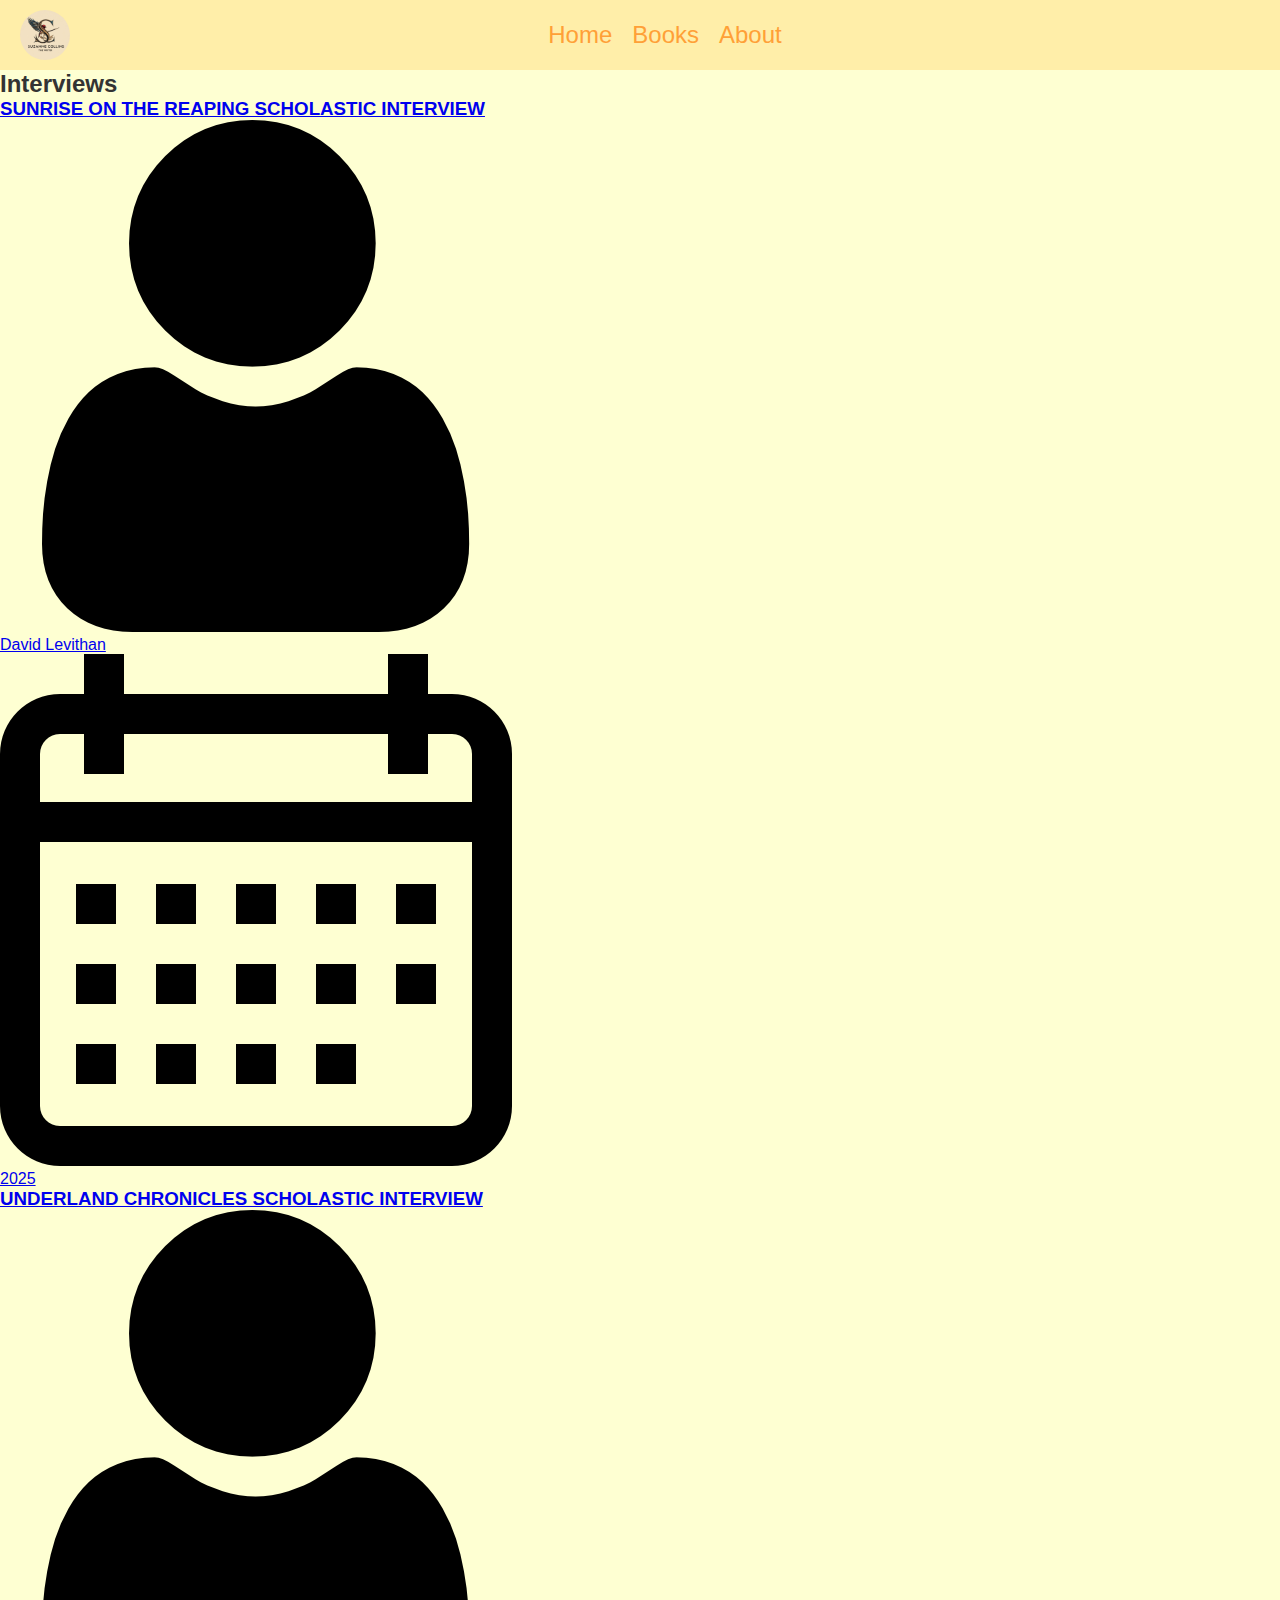
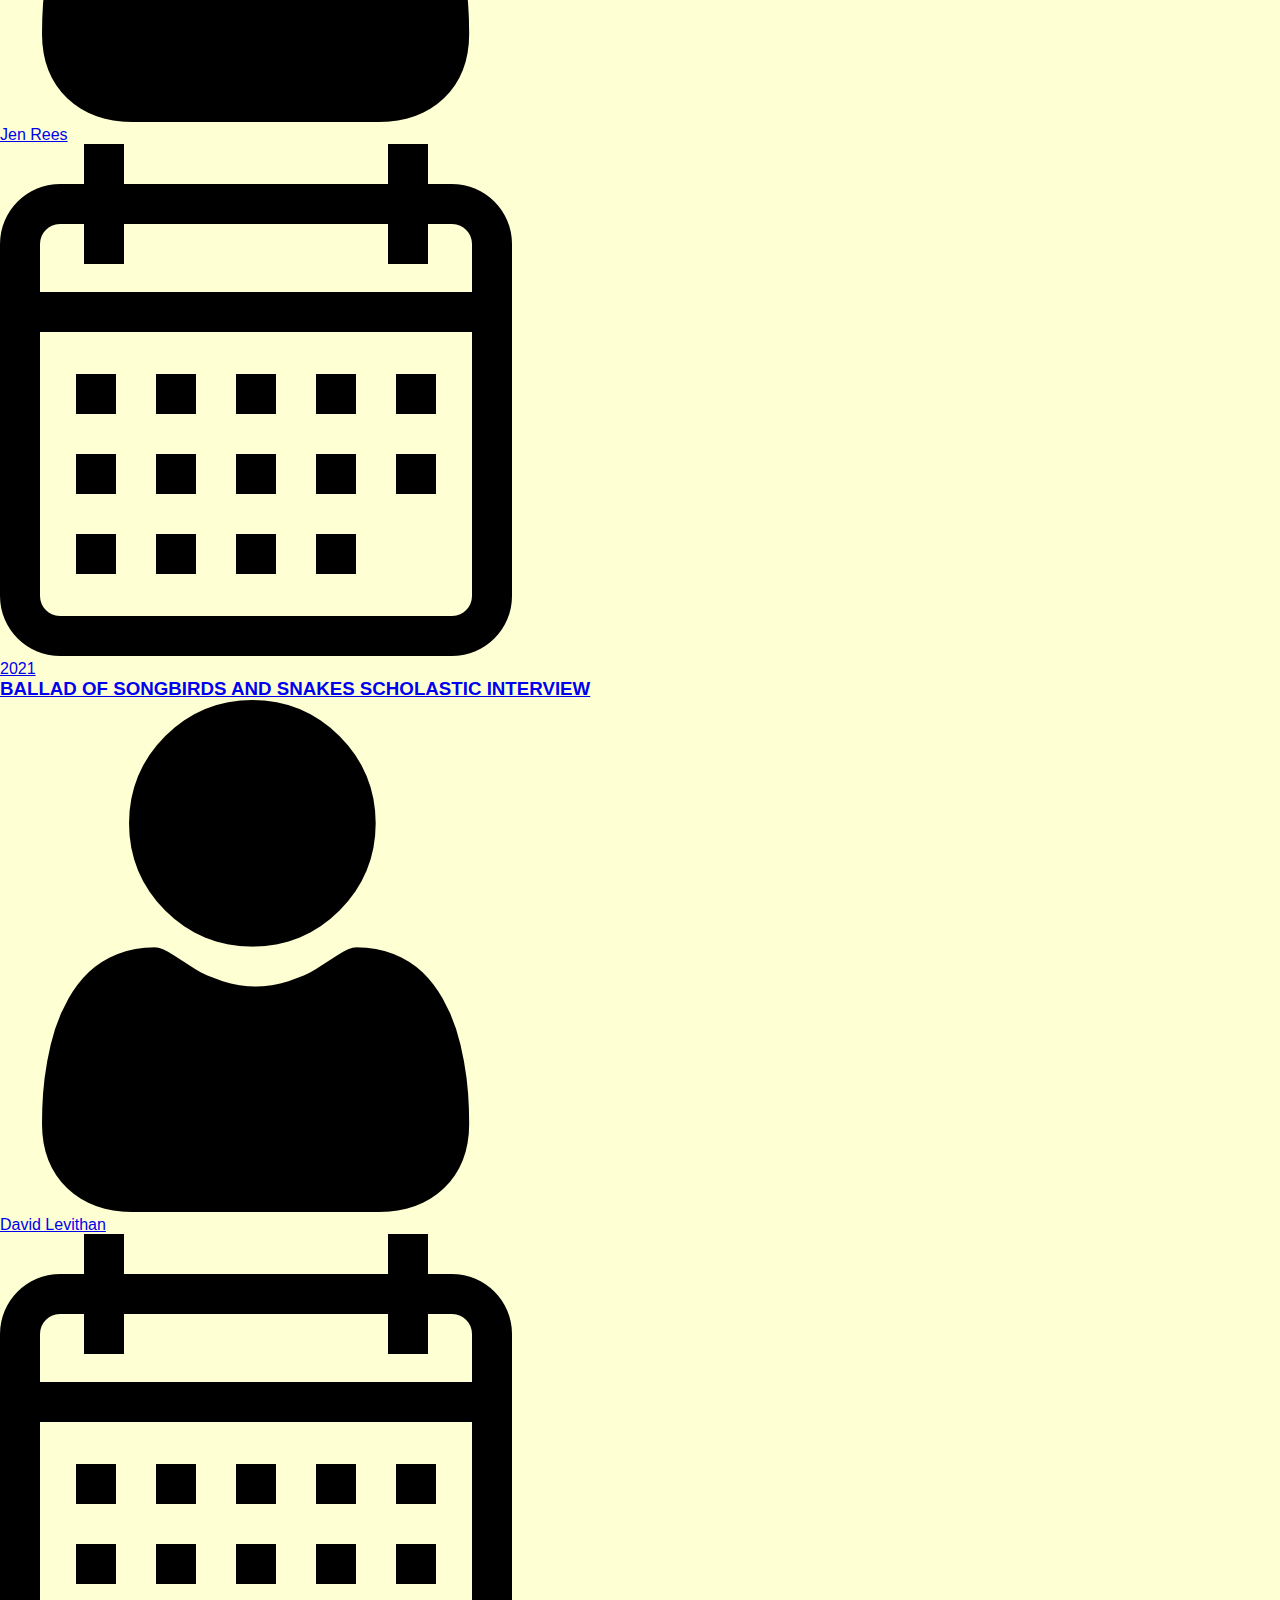
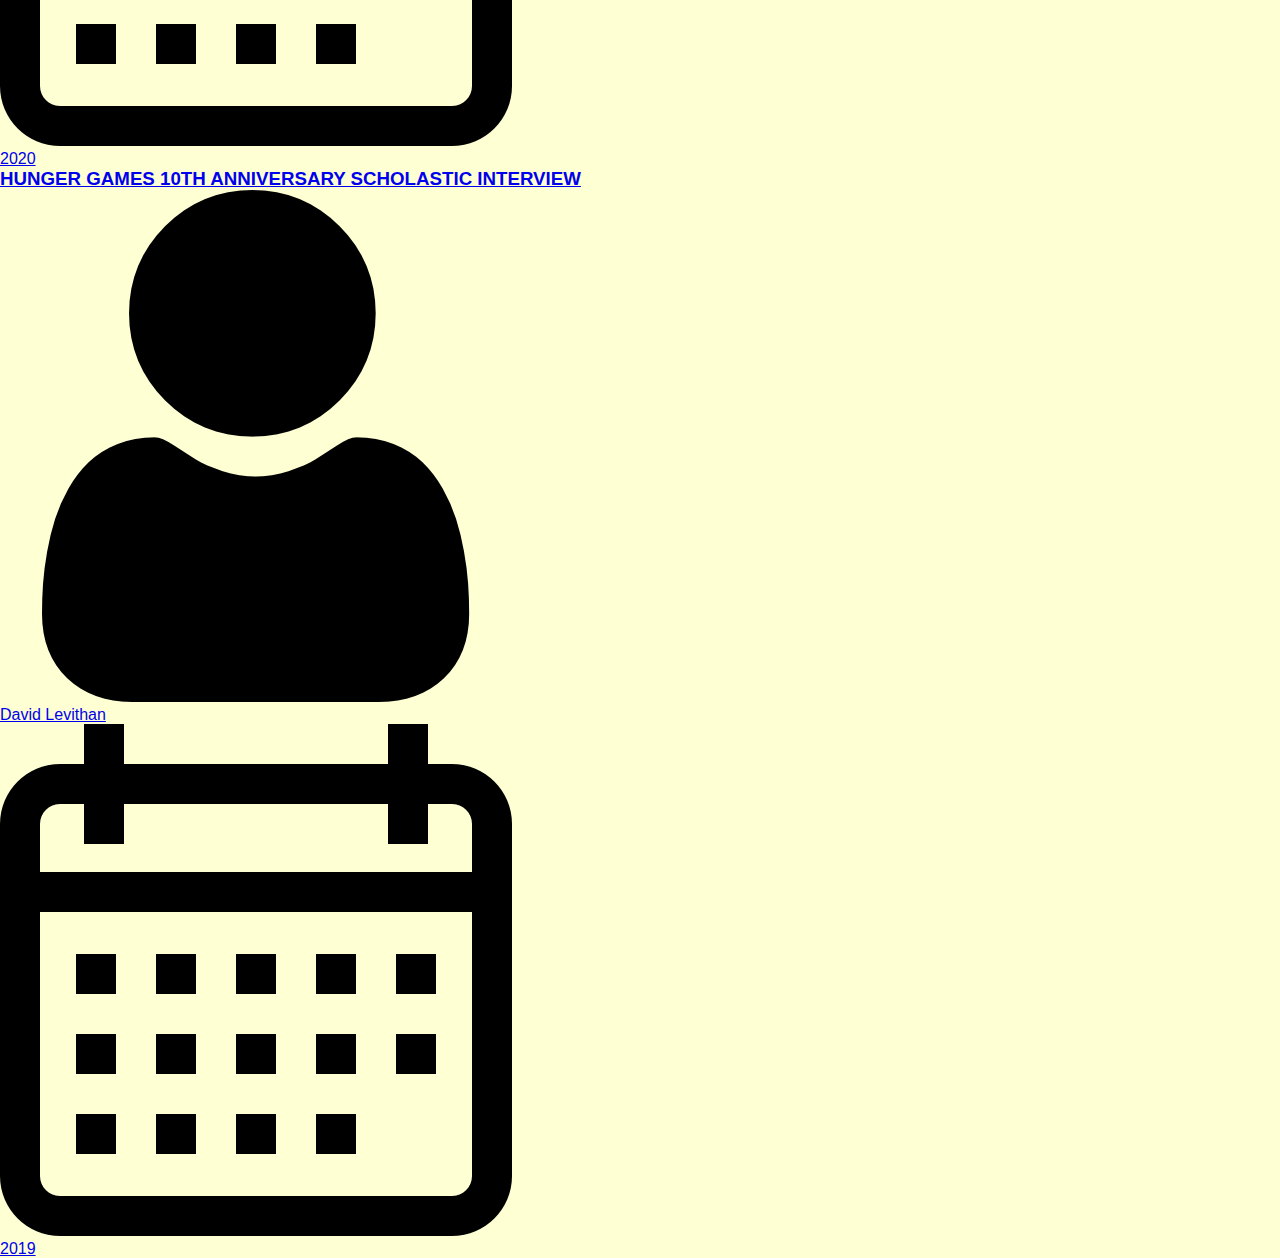
<file: interview/interview-main.html>
<!DOCTYPE html>
<html lang="en">
<head>
    <meta charset="UTF-8">
    <meta name="viewport" content="width=device-width, initial-scale=1.0">
    <title>Interviews</title>
    <link rel="stylesheet" href="interview.css">
</head>
<body>
    <!-- Header Section -->
    <header>
        <nav>
            <img src="../image/logo.jpg" alt="Suzanne Collins Logo" class="logo">
            <ul>
                <li><a href="../index.html" target="_blank" >Home</a></li>
                <li><a href="../books.html" target="_blank">Books</a></li>
                <li><a href="../about.html" target="_blank">About</a></li>
            </ul>
        </nav>
    </header>

    <section class="interview-section">
        <h2>Interviews</h2>
        <div class="interview-cards">

            <a href="../interview/interview3.html" target="_blank" rel="noopener noreferrer">
                <div class="interview-card">
                    <h3>SUNRISE ON THE REAPING SCHOLASTIC INTERVIEW</h3>
                    <div class="interview-content-main">
                        <div class="interview-sub">
                            <img src="../image/user-icon.png" alt="user icon" class="icon">
                            <p>David Levithan</p>
                        </div>
                        <div class="interview-sub">
                            <img src="../image/calendar-icon.png" alt="calendar icon" class="icon">
                            <p>2025</p>
                        </div>
                    </div>
                </div>
            </a>


            <a href="../interview/interview4.html" target="_blank" rel="noopener noreferrer">
                <div class="interview-card">
                    <h3>UNDERLAND CHRONICLES SCHOLASTIC INTERVIEW</h3>
                    <div class="interview-content-main">
                        <div class="interview-sub">
                            <img src="../image/user-icon.png" alt="user icon" class="icon">
                            <p>Jen Rees</p>
                        </div>
                        <div class="interview-sub">
                            <img src="../image/calendar-icon.png" alt="calendar icon" class="icon">
                            <p>2021</p>
                        </div>
                    </div>
                </div>
            </a>


            <a href="../interview/interview2.html" target="_blank" rel="noopener noreferrer">
                <div class="interview-card">
                    <h3>BALLAD OF SONGBIRDS AND SNAKES SCHOLASTIC INTERVIEW</h3>
                    <div class="interview-content-main">
                        <div class="interview-sub">
                            <img src="../image/user-icon.png" alt="user icon" class="icon">
                            <p>David Levithan</p>
                        </div>
                        <div class="interview-sub">
                            <img src="../image/calendar-icon.png" alt="calendar icon" class="icon">
                            <p>2020</p>
                        </div>
                    </div>
                </div>
            </a>


            <a href="../interview/interview1.html" target="_blank" rel="noopener noreferrer">
                <div class="interview-card">
                    <h3>HUNGER GAMES 10TH ANNIVERSARY SCHOLASTIC INTERVIEW</h3>
                    <div class="interview-content-main">
                        <div class="interview-sub">
                            <img src="../image/user-icon.png" alt="user icon" class="icon">
                            <p>David Levithan</p>
                        </div>
                        <div class="interview-sub">
                            <img src="../image/calendar-icon.png" alt="calendar icon" class="icon">
                            <p>2019</p>
                        </div>
                    </div>
                </div>
            </a>
        </div>
    </section>
</body>
</html>
</file>
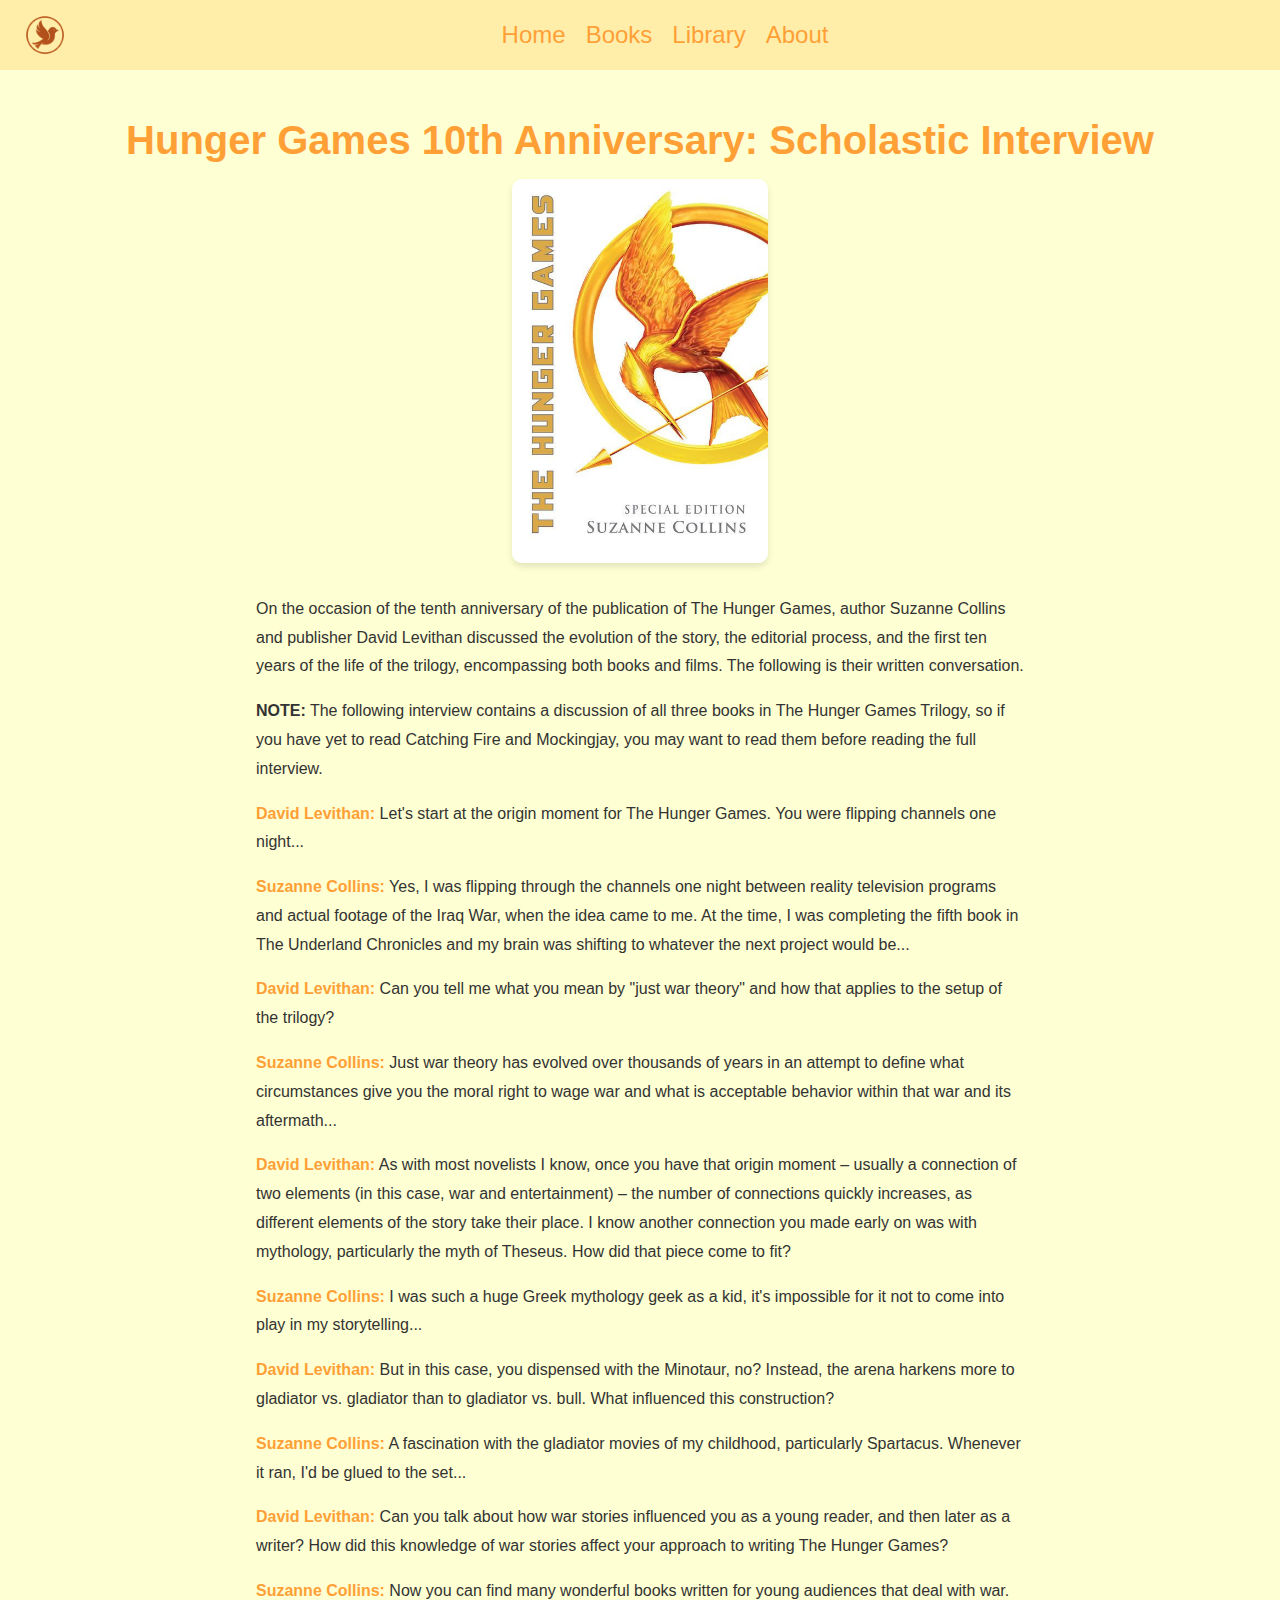
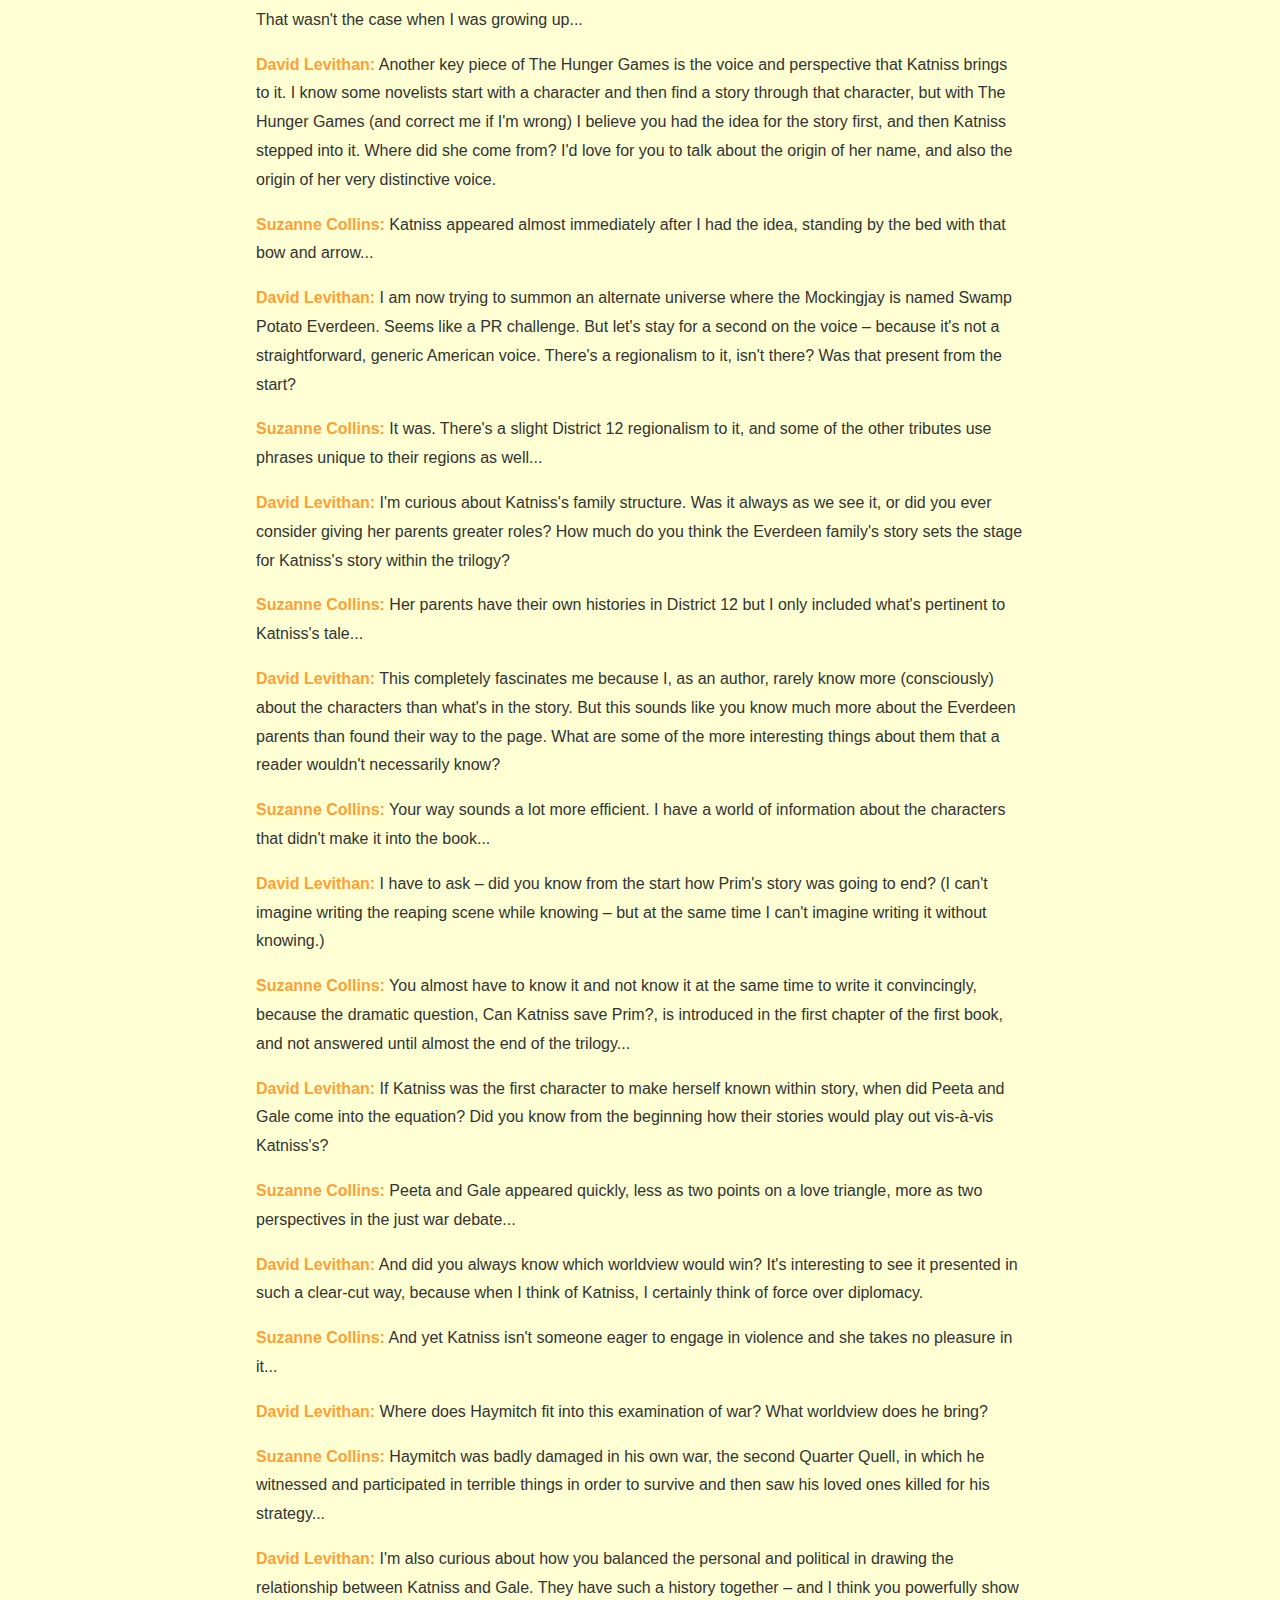
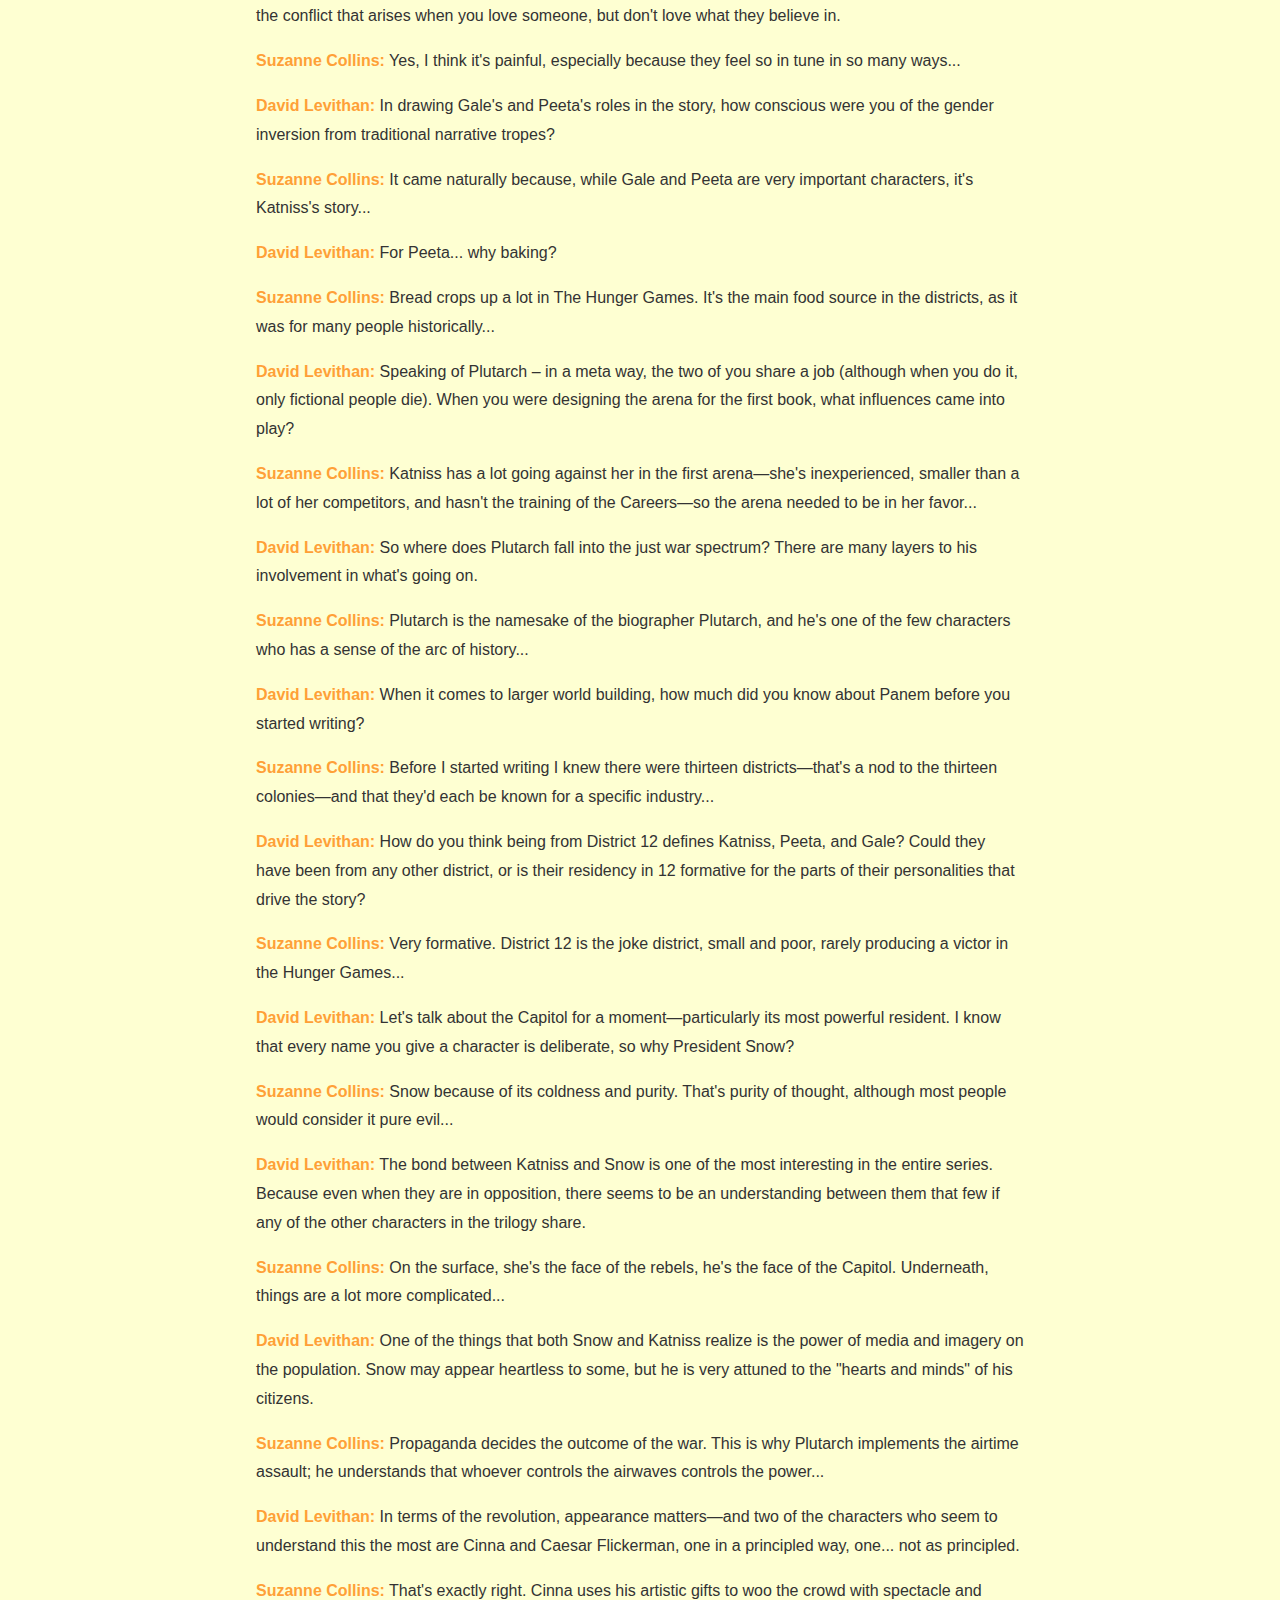
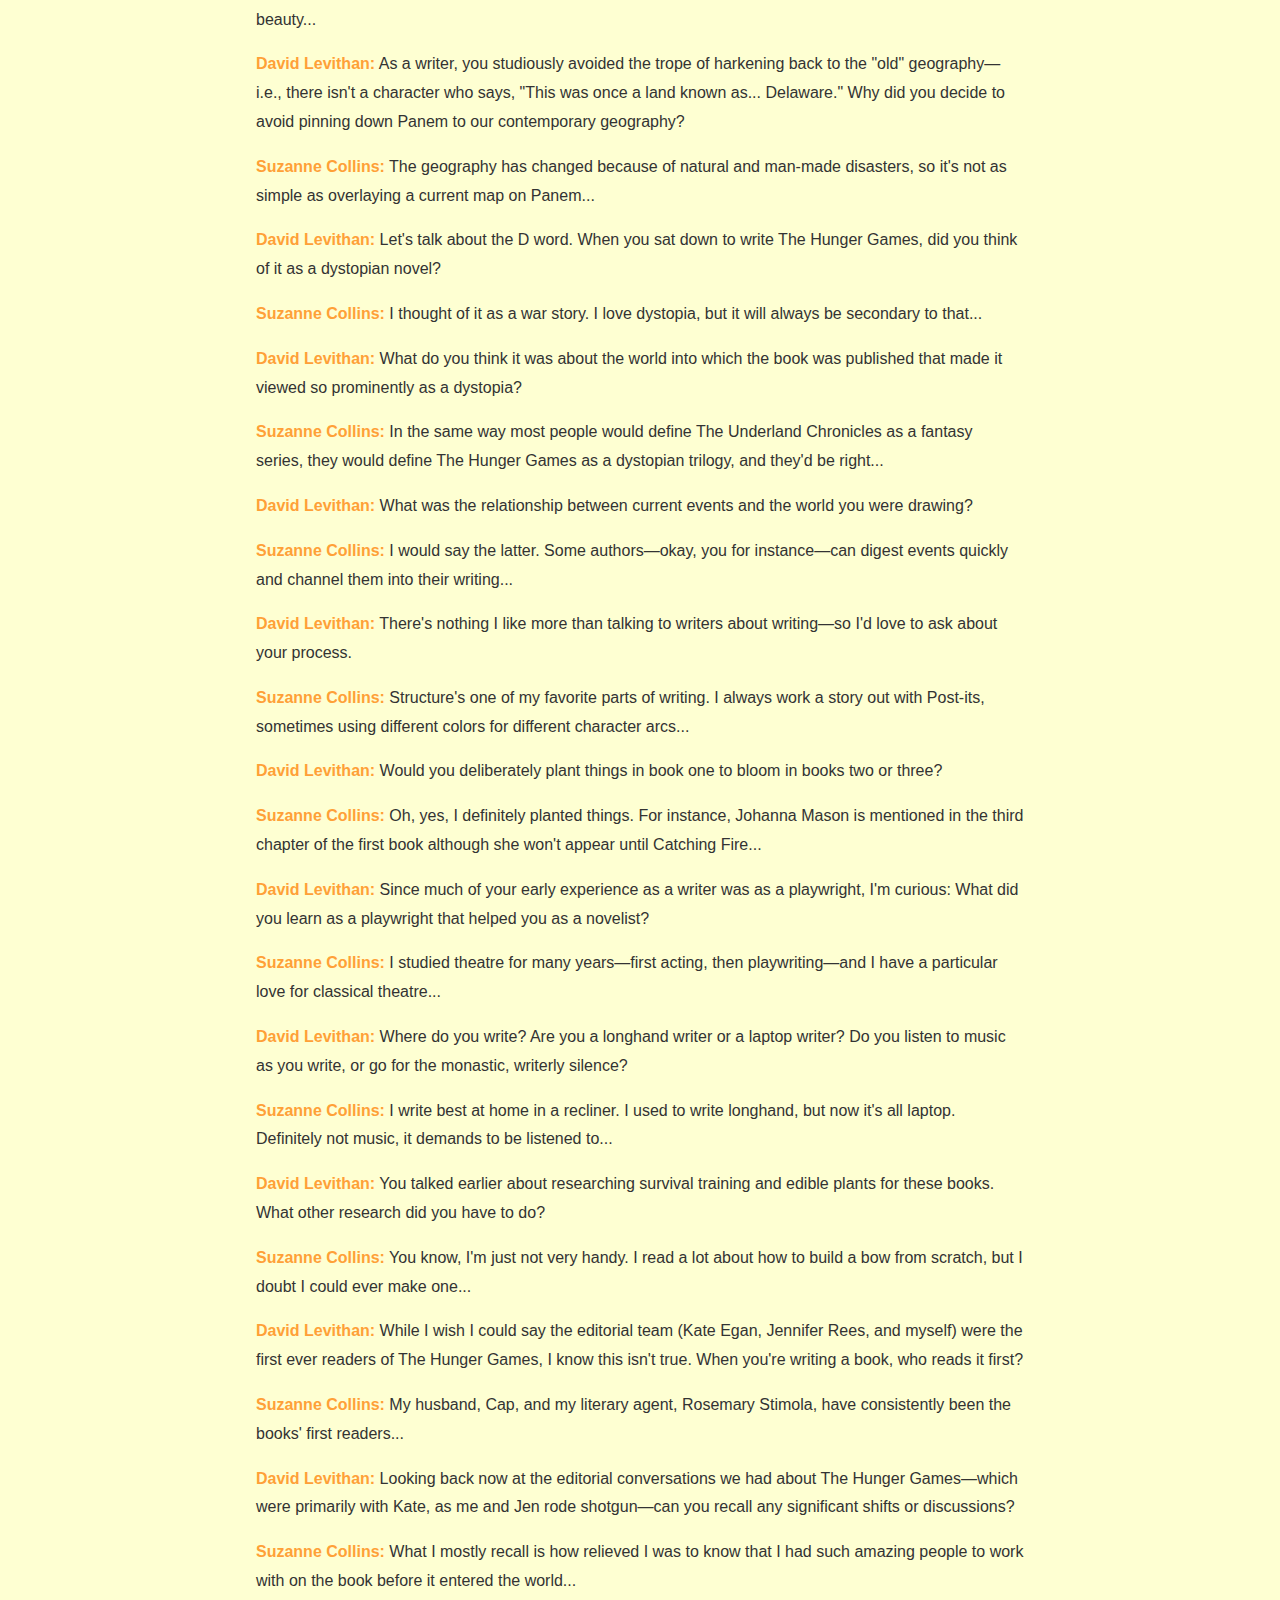
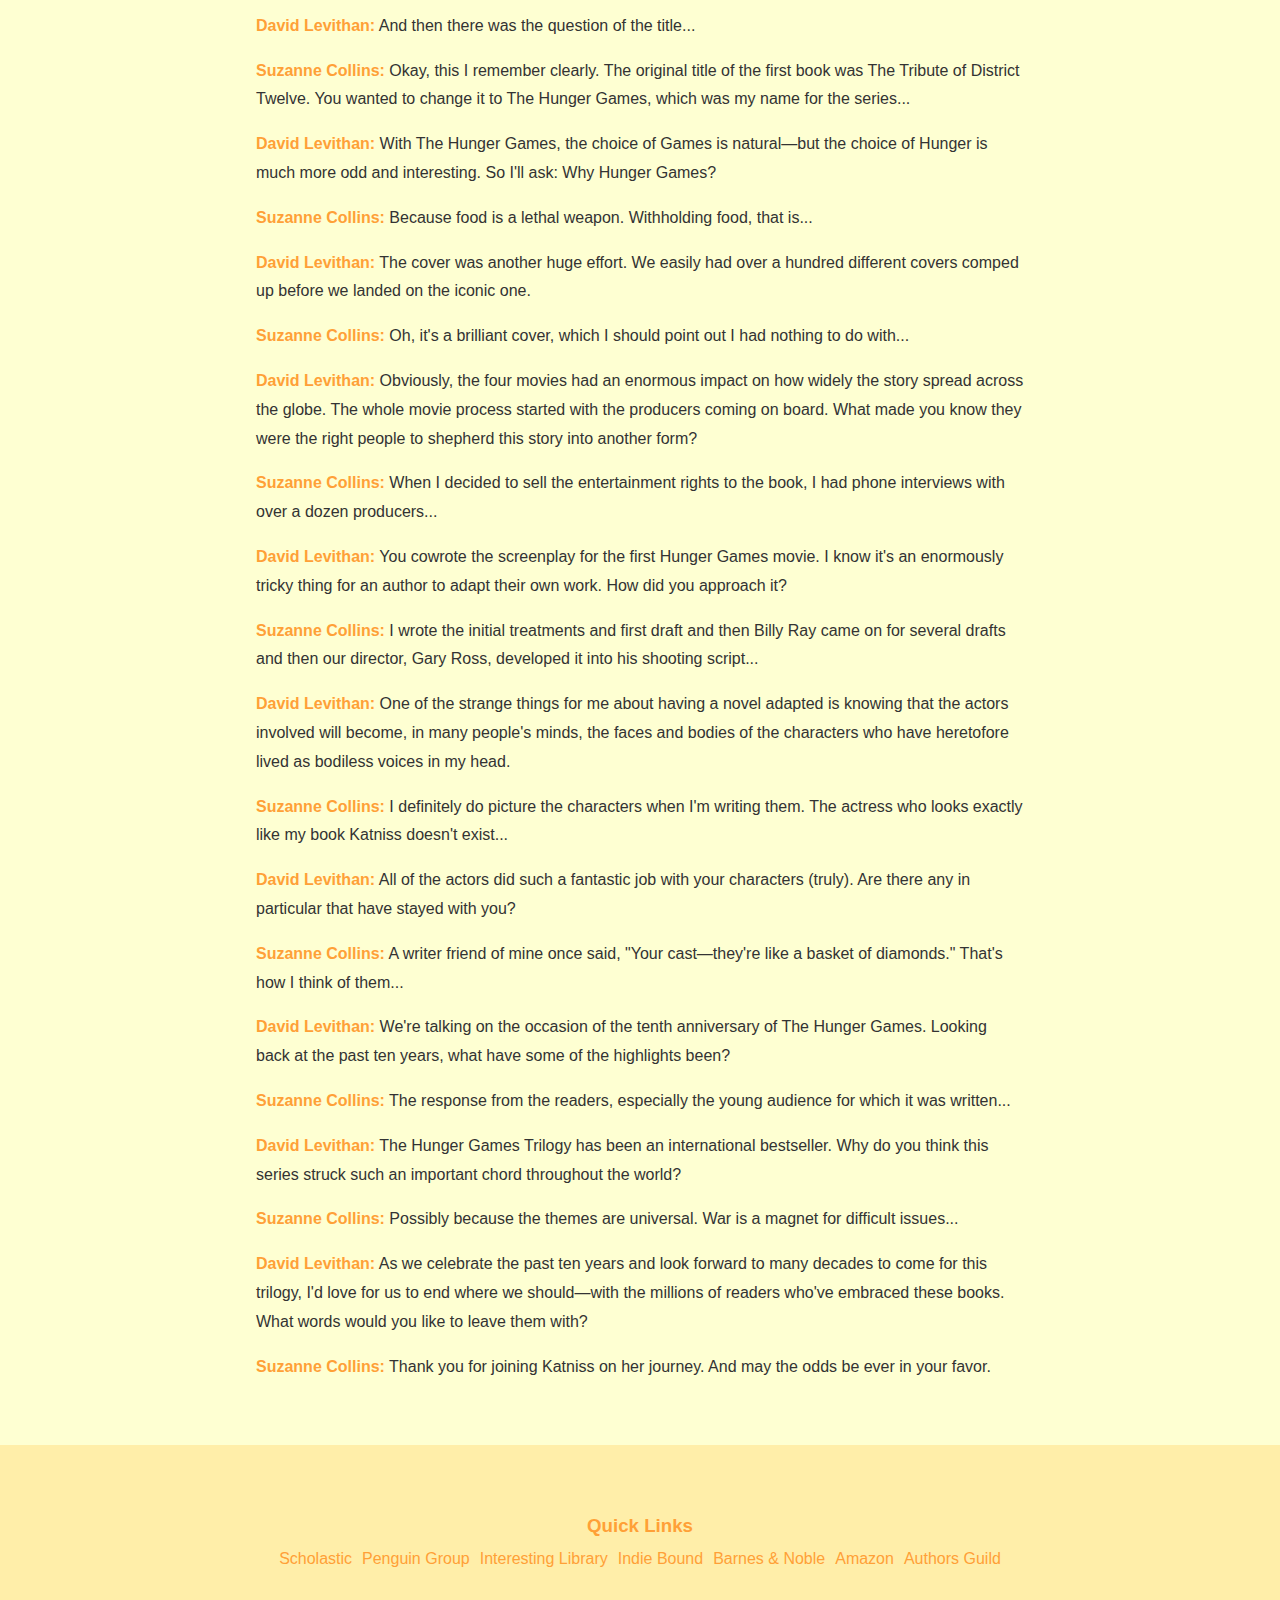
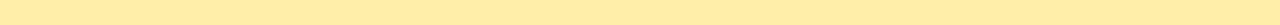
<file: interview/interview1.html>
<!DOCTYPE html>
<html lang="en">
  <head>
    <meta charset="UTF-8" />
    <meta
      name="viewport"
      content="width=device-width, initial-scale=1.0"
    />
    <title>Suzanne Collins - Hunger Games 10th Anniversary Interview</title>
    <link
      rel="stylesheet"
      href="./interview.css"
    />
    <link rel="icon" href="./image/logo.jpg" type="image/png" sizes="16x16" />

  </head>
  <body>
   
    <header>
      <nav>
        <img src="../image/logo.png" alt="Suzanne Collins Logo" class="logo" />

        <ul>
          <li><a href="../index.html">Home</a></li>
          <li><a href="../books.html">Books</a></li>
          <li><a href="../resources.html">Library</a></li>
          <li><a href="../about.html">About</a></li>
        </ul>
      </nav>
    </header>

    <section class="interview">
      <div class="container">
        <h2>Hunger Games 10th Anniversary: Scholastic Interview</h2>
        <div class="interview-content">
          <img
            src="../image/HUNGER-GAMES-10TH.png"
            alt="Hunger Games Cover"
            class="interview-image"
          />
          <div class="interview-text">
            <p>On the occasion of the tenth anniversary of the publication of The Hunger Games, author Suzanne Collins and publisher David Levithan discussed the evolution of the story, the editorial process, and the first ten years of the life of the trilogy, encompassing both books and films. The following is their written conversation.</p>
            <p><strong>NOTE:</strong> The following interview contains a discussion of all three books in The Hunger Games Trilogy, so if you have yet to read Catching Fire and Mockingjay, you may want to read them before reading the full interview.</p>

            <p><span>David Levithan:</span> Let's start at the origin moment for The Hunger Games. You were flipping channels one night...</p>
            <p><span>Suzanne Collins:</span> Yes, I was flipping through the channels one night between reality television programs and actual footage of the Iraq War, when the idea came to me. At the time, I was completing the fifth book in The Underland Chronicles and my brain was shifting to whatever the next project would be...</p>

            <p><span>David Levithan:</span> Can you tell me what you mean by "just war theory" and how that applies to the setup of the trilogy?</p>
            <p><span>Suzanne Collins:</span> Just war theory has evolved over thousands of years in an attempt to define what circumstances give you the moral right to wage war and what is acceptable behavior within that war and its aftermath...</p>

            <p><span>David Levithan:</span> As with most novelists I know, once you have that origin moment – usually a connection of two elements (in this case, war and entertainment) – the number of connections quickly increases, as different elements of the story take their place. I know another connection you made early on was with mythology, particularly the myth of Theseus. How did that piece come to fit?</p>
            <p><span>Suzanne Collins:</span> I was such a huge Greek mythology geek as a kid, it's impossible for it not to come into play in my storytelling...</p>

            <p><span>David Levithan:</span> But in this case, you dispensed with the Minotaur, no? Instead, the arena harkens more to gladiator vs. gladiator than to gladiator vs. bull. What influenced this construction?</p>
            <p><span>Suzanne Collins:</span> A fascination with the gladiator movies of my childhood, particularly Spartacus. Whenever it ran, I'd be glued to the set...</p>

            <p><span>David Levithan:</span> Can you talk about how war stories influenced you as a young reader, and then later as a writer? How did this knowledge of war stories affect your approach to writing The Hunger Games?</p>
            <p><span>Suzanne Collins:</span> Now you can find many wonderful books written for young audiences that deal with war. That wasn't the case when I was growing up...</p>

            <p><span>David Levithan:</span> Another key piece of The Hunger Games is the voice and perspective that Katniss brings to it. I know some novelists start with a character and then find a story through that character, but with The Hunger Games (and correct me if I'm wrong) I believe you had the idea for the story first, and then Katniss stepped into it. Where did she come from? I'd love for you to talk about the origin of her name, and also the origin of her very distinctive voice.</p>
            <p><span>Suzanne Collins:</span> Katniss appeared almost immediately after I had the idea, standing by the bed with that bow and arrow...</p>

            <p><span>David Levithan:</span> I am now trying to summon an alternate universe where the Mockingjay is named Swamp Potato Everdeen. Seems like a PR challenge. But let's stay for a second on the voice – because it's not a straightforward, generic American voice. There's a regionalism to it, isn't there? Was that present from the start?</p>
            <p><span>Suzanne Collins:</span> It was. There's a slight District 12 regionalism to it, and some of the other tributes use phrases unique to their regions as well...</p>

            <p><span>David Levithan:</span> I'm curious about Katniss's family structure. Was it always as we see it, or did you ever consider giving her parents greater roles? How much do you think the Everdeen family's story sets the stage for Katniss's story within the trilogy?</p>
            <p><span>Suzanne Collins:</span> Her parents have their own histories in District 12 but I only included what's pertinent to Katniss's tale...</p>

            <p><span>David Levithan:</span> This completely fascinates me because I, as an author, rarely know more (consciously) about the characters than what's in the story. But this sounds like you know much more about the Everdeen parents than found their way to the page. What are some of the more interesting things about them that a reader wouldn't necessarily know?</p>
            <p><span>Suzanne Collins:</span> Your way sounds a lot more efficient. I have a world of information about the characters that didn't make it into the book...</p>

            <p><span>David Levithan:</span> I have to ask – did you know from the start how Prim's story was going to end? (I can't imagine writing the reaping scene while knowing – but at the same time I can't imagine writing it without knowing.)</p>
            <p><span>Suzanne Collins:</span> You almost have to know it and not know it at the same time to write it convincingly, because the dramatic question, Can Katniss save Prim?, is introduced in the first chapter of the first book, and not answered until almost the end of the trilogy...</p>

            <p><span>David Levithan:</span> If Katniss was the first character to make herself known within story, when did Peeta and Gale come into the equation? Did you know from the beginning how their stories would play out vis-à-vis Katniss's?</p>
            <p><span>Suzanne Collins:</span> Peeta and Gale appeared quickly, less as two points on a love triangle, more as two perspectives in the just war debate...</p>

            <p><span>David Levithan:</span> And did you always know which worldview would win? It's interesting to see it presented in such a clear-cut way, because when I think of Katniss, I certainly think of force over diplomacy.</p>
            <p><span>Suzanne Collins:</span> And yet Katniss isn't someone eager to engage in violence and she takes no pleasure in it...</p>

            <p><span>David Levithan:</span> Where does Haymitch fit into this examination of war? What worldview does he bring?</p>
            <p><span>Suzanne Collins:</span> Haymitch was badly damaged in his own war, the second Quarter Quell, in which he witnessed and participated in terrible things in order to survive and then saw his loved ones killed for his strategy...</p>

            <p><span>David Levithan:</span> I'm also curious about how you balanced the personal and political in drawing the relationship between Katniss and Gale. They have such a history together – and I think you powerfully show the conflict that arises when you love someone, but don't love what they believe in.</p>
            <p><span>Suzanne Collins:</span> Yes, I think it's painful, especially because they feel so in tune in so many ways...</p>

            <p><span>David Levithan:</span> In drawing Gale's and Peeta's roles in the story, how conscious were you of the gender inversion from traditional narrative tropes?</p>
            <p><span>Suzanne Collins:</span> It came naturally because, while Gale and Peeta are very important characters, it's Katniss's story...</</p>

            <p><span>David Levithan:</span> For Peeta... why baking?</p>
            <p><span>Suzanne Collins:</span> Bread crops up a lot in The Hunger Games. It's the main food source in the districts, as it was for many people historically...</p>

            <p><span>David Levithan:</span> Speaking of Plutarch – in a meta way, the two of you share a job (although when you do it, only fictional people die). When you were designing the arena for the first book, what influences came into play?</p>
            <p><span>Suzanne Collins:</span> Katniss has a lot going against her in the first arena—she's inexperienced, smaller than a lot of her competitors, and hasn't the training of the Careers—so the arena needed to be in her favor...</p>

            <p><span>David Levithan:</span> So where does Plutarch fall into the just war spectrum? There are many layers to his involvement in what's going on.</p>
            <p><span>Suzanne Collins:</span> Plutarch is the namesake of the biographer Plutarch, and he's one of the few characters who has a sense of the arc of history...</p>

            <p><span>David Levithan:</span> When it comes to larger world building, how much did you know about Panem before you started writing?</p>
            <p><span>Suzanne Collins:</span> Before I started writing I knew there were thirteen districts—that's a nod to the thirteen colonies—and that they'd each be known for a specific industry...</</p>

            <p><span>David Levithan:</span> How do you think being from District 12 defines Katniss, Peeta, and Gale? Could they have been from any other district, or is their residency in 12 formative for the parts of their personalities that drive the story?</p>
            <p><span>Suzanne Collins:</span> Very formative. District 12 is the joke district, small and poor, rarely producing a victor in the Hunger Games...</p>

            <p><span>David Levithan:</span> Let's talk about the Capitol for a moment—particularly its most powerful resident. I know that every name you give a character is deliberate, so why President Snow?</p>
            <p><span>Suzanne Collins:</span> Snow because of its coldness and purity. That's purity of thought, although most people would consider it pure evil...</</p>

            <p><span>David Levithan:</span> The bond between Katniss and Snow is one of the most interesting in the entire series. Because even when they are in opposition, there seems to be an understanding between them that few if any of the other characters in the trilogy share.</p>
            <p><span>Suzanne Collins:</span> On the surface, she's the face of the rebels, he's the face of the Capitol. Underneath, things are a lot more complicated...</</p>

            <p><span>David Levithan:</span> One of the things that both Snow and Katniss realize is the power of media and imagery on the population. Snow may appear heartless to some, but he is very attuned to the "hearts and minds" of his citizens.</p>
            <p><span>Suzanne Collins:</span> Propaganda decides the outcome of the war. This is why Plutarch implements the airtime assault; he understands that whoever controls the airwaves controls the power...</</p>

            <p><span>David Levithan:</span> In terms of the revolution, appearance matters—and two of the characters who seem to understand this the most are Cinna and Caesar Flickerman, one in a principled way, one... not as principled.</p>
            <p><span>Suzanne Collins:</span> That's exactly right. Cinna uses his artistic gifts to woo the crowd with spectacle and beauty...</</p>

            <p><span>David Levithan:</span> As a writer, you studiously avoided the trope of harkening back to the "old" geography—i.e., there isn't a character who says, "This was once a land known as... Delaware." Why did you decide to avoid pinning down Panem to our contemporary geography?</p>
            <p><span>Suzanne Collins:</span> The geography has changed because of natural and man-made disasters, so it's not as simple as overlaying a current map on Panem...</</p>

            <p><span>David Levithan:</span> Let's talk about the D word. When you sat down to write The Hunger Games, did you think of it as a dystopian novel?</p>
            <p><span>Suzanne Collins:</span> I thought of it as a war story. I love dystopia, but it will always be secondary to that...</</p>

            <p><span>David Levithan:</span> What do you think it was about the world into which the book was published that made it viewed so prominently as a dystopia?</p>
            <p><span>Suzanne Collins:</span> In the same way most people would define The Underland Chronicles as a fantasy series, they would define The Hunger Games as a dystopian trilogy, and they'd be right...</</p>

            <p><span>David Levithan:</span> What was the relationship between current events and the world you were drawing?</p>
            <p><span>Suzanne Collins:</span> I would say the latter. Some authors—okay, you for instance—can digest events quickly and channel them into their writing...</</p>

            <p><span>David Levithan:</span> There's nothing I like more than talking to writers about writing—so I'd love to ask about your process.</p>
            <p><span>Suzanne Collins:</span> Structure's one of my favorite parts of writing. I always work a story out with Post-its, sometimes using different colors for different character arcs...</</p>

            <p><span>David Levithan:</span> Would you deliberately plant things in book one to bloom in books two or three?</p>
            <p><span>Suzanne Collins:</span> Oh, yes, I definitely planted things. For instance, Johanna Mason is mentioned in the third chapter of the first book although she won't appear until Catching Fire...</</p>

            <p><span>David Levithan:</span> Since much of your early experience as a writer was as a playwright, I'm curious: What did you learn as a playwright that helped you as a novelist?</p>
            <p><span>Suzanne Collins:</span> I studied theatre for many years—first acting, then playwriting—and I have a particular love for classical theatre...</</p>

            <p><span>David Levithan:</span> Where do you write? Are you a longhand writer or a laptop writer? Do you listen to music as you write, or go for the monastic, writerly silence?</p>
            <p><span>Suzanne Collins:</span> I write best at home in a recliner. I used to write longhand, but now it's all laptop. Definitely not music, it demands to be listened to...</</p>

            <p><span>David Levithan:</span> You talked earlier about researching survival training and edible plants for these books. What other research did you have to do?</p>
            <p><span>Suzanne Collins:</span> You know, I'm just not very handy. I read a lot about how to build a bow from scratch, but I doubt I could ever make one...</</p>

            <p><span>David Levithan:</span> While I wish I could say the editorial team (Kate Egan, Jennifer Rees, and myself) were the first ever readers of The Hunger Games, I know this isn't true. When you're writing a book, who reads it first?</p>
            <p><span>Suzanne Collins:</span> My husband, Cap, and my literary agent, Rosemary Stimola, have consistently been the books' first readers...</</p>

            <p><span>David Levithan:</span> Looking back now at the editorial conversations we had about The Hunger Games—which were primarily with Kate, as me and Jen rode shotgun—can you recall any significant shifts or discussions?</p>
            <p><span>Suzanne Collins:</span> What I mostly recall is how relieved I was to know that I had such amazing people to work with on the book before it entered the world...</</p>

            <p><span>David Levithan:</span> And then there was the question of the title...</p>
            <p><span>Suzanne Collins:</span> Okay, this I remember clearly. The original title of the first book was The Tribute of District Twelve. You wanted to change it to The Hunger Games, which was my name for the series...</</p>

            <p><span>David Levithan:</span> With The Hunger Games, the choice of Games is natural—but the choice of Hunger is much more odd and interesting. So I'll ask: Why Hunger Games?</p>
            <p><span>Suzanne Collins:</span> Because food is a lethal weapon. Withholding food, that is...</</p>

            <p><span>David Levithan:</span> The cover was another huge effort. We easily had over a hundred different covers comped up before we landed on the iconic one.</p>
            <p><span>Suzanne Collins:</span> Oh, it's a brilliant cover, which I should point out I had nothing to do with...</</p>

            <p><span>David Levithan:</span> Obviously, the four movies had an enormous impact on how widely the story spread across the globe. The whole movie process started with the producers coming on board. What made you know they were the right people to shepherd this story into another form?</p>
            <p><span>Suzanne Collins:</span> When I decided to sell the entertainment rights to the book, I had phone interviews with over a dozen producers...</</p>

            <p><span>David Levithan:</span> You cowrote the screenplay for the first Hunger Games movie. I know it's an enormously tricky thing for an author to adapt their own work. How did you approach it?</p>
            <p><span>Suzanne Collins:</span> I wrote the initial treatments and first draft and then Billy Ray came on for several drafts and then our director, Gary Ross, developed it into his shooting script...</</p>

            <p><span>David Levithan:</span> One of the strange things for me about having a novel adapted is knowing that the actors involved will become, in many people's minds, the faces and bodies of the characters who have heretofore lived as bodiless voices in my head.</p>
            <p><span>Suzanne Collins:</span> I definitely do picture the characters when I'm writing them. The actress who looks exactly like my book Katniss doesn't exist...</</p>

            <p><span>David Levithan:</span> All of the actors did such a fantastic job with your characters (truly). Are there any in particular that have stayed with you?</p>
            <p><span>Suzanne Collins:</span> A writer friend of mine once said, "Your cast—they're like a basket of diamonds." That's how I think of them...</</p>

            <p><span>David Levithan:</span> We're talking on the occasion of the tenth anniversary of The Hunger Games. Looking back at the past ten years, what have some of the highlights been?</p>
            <p><span>Suzanne Collins:</span> The response from the readers, especially the young audience for which it was written...</</p>

            <p><span>David Levithan:</span> The Hunger Games Trilogy has been an international bestseller. Why do you think this series struck such an important chord throughout the world?</p>
            <p><span>Suzanne Collins:</span> Possibly because the themes are universal. War is a magnet for difficult issues...</</p>

            <p><span>David Levithan:</span> As we celebrate the past ten years and look forward to many decades to come for this trilogy, I'd love for us to end where we should—with the millions of readers who've embraced these books. What words would you like to leave them with?</p>
            <p><span>Suzanne Collins:</span> Thank you for joining Katniss on her journey. And may the odds be ever in your favor.</p>
        </div>
        </div>
      </div>
    </section>

    <footer>
      <h3>Quick Links</h3>
      <ul>
          <li><a href="http://www.scholastic.com/">Scholastic</a></li>
          <li><a href="http://www.penguin.com/">Penguin Group</a></li>
          <li><a href="http://www.randomhouse.com/audio/listeninglibrary/">Interesting Library</a></li>
          <li><a href="http://www.indiebound.org/">Indie Bound</a></li>
          <li><a href="http://barnesandnoble.com/">Barnes & Noble</a></li>
          <li><a href="http://amazon.com/">Amazon</a></li>
          <li><a href="http://www.authorsguild.org//">Authors Guild</a></li>
      </ul>
  </footer>
  </body>
</html>
</file>
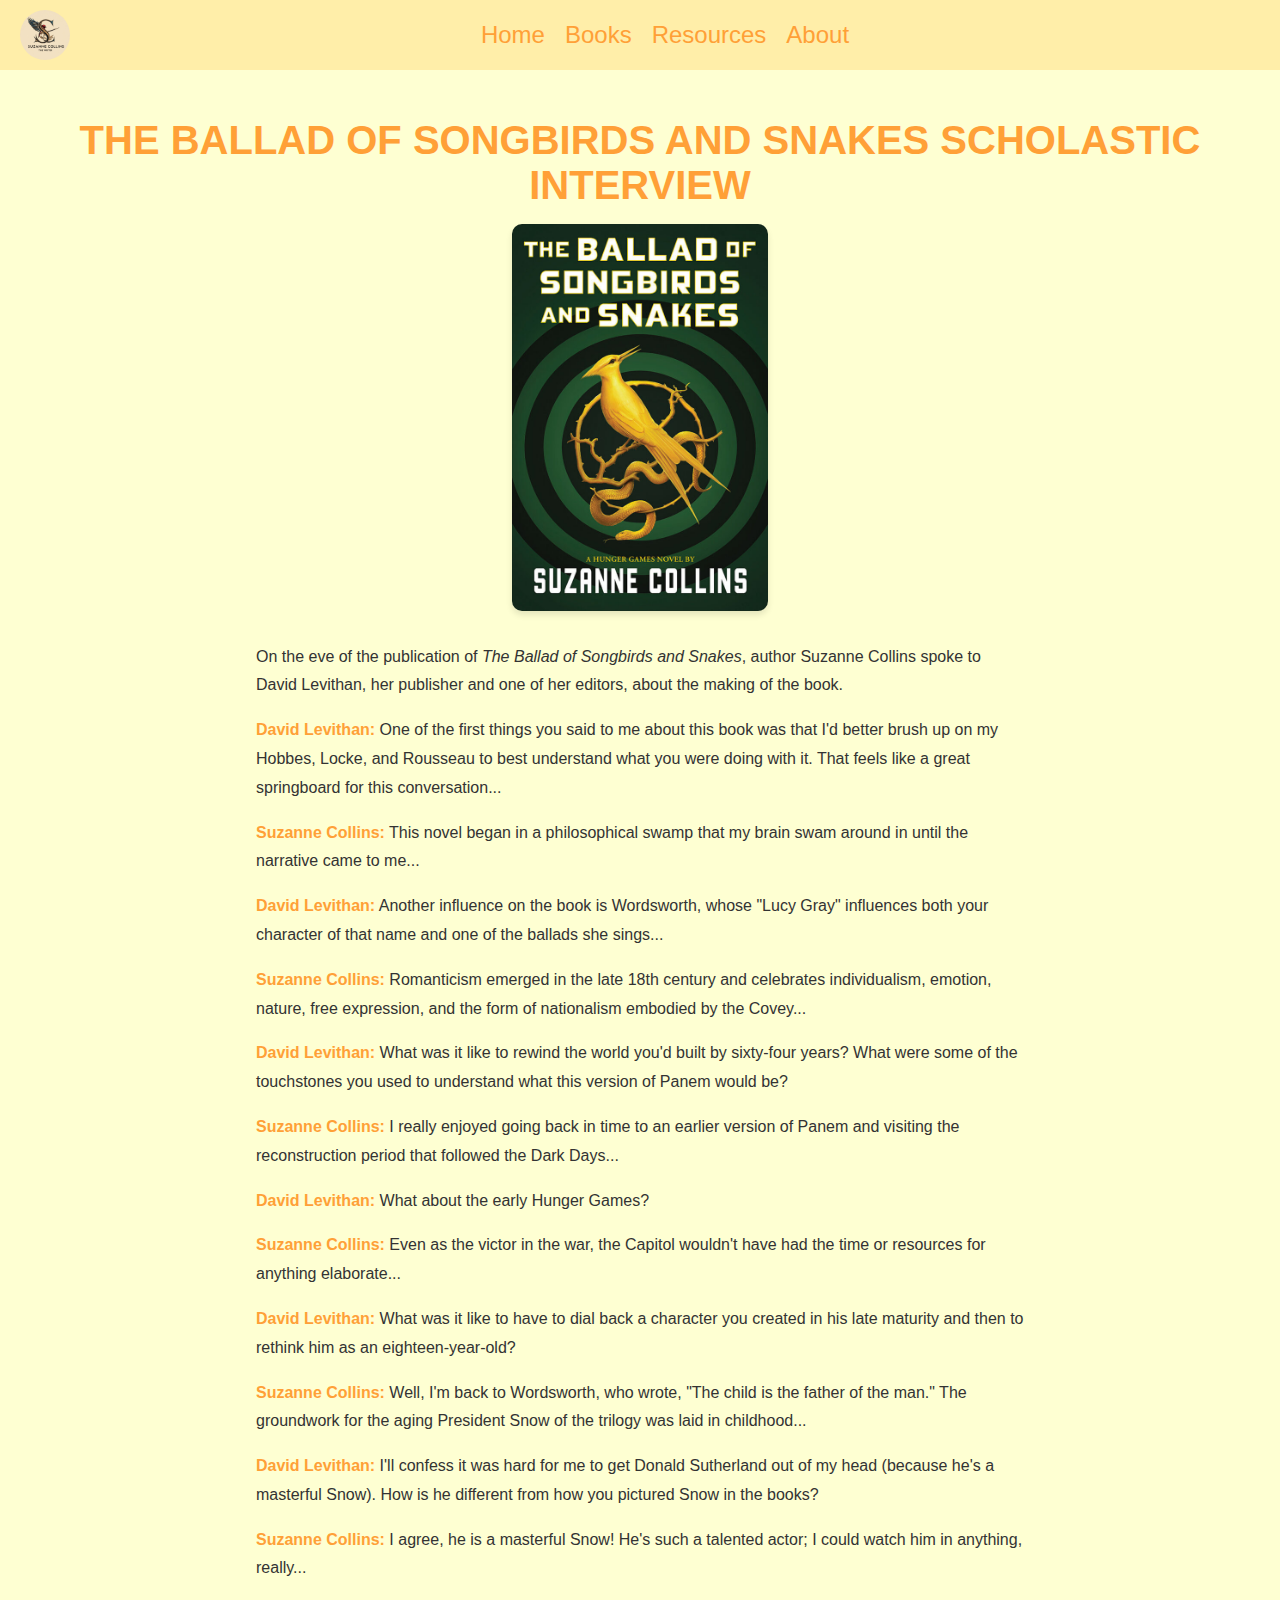
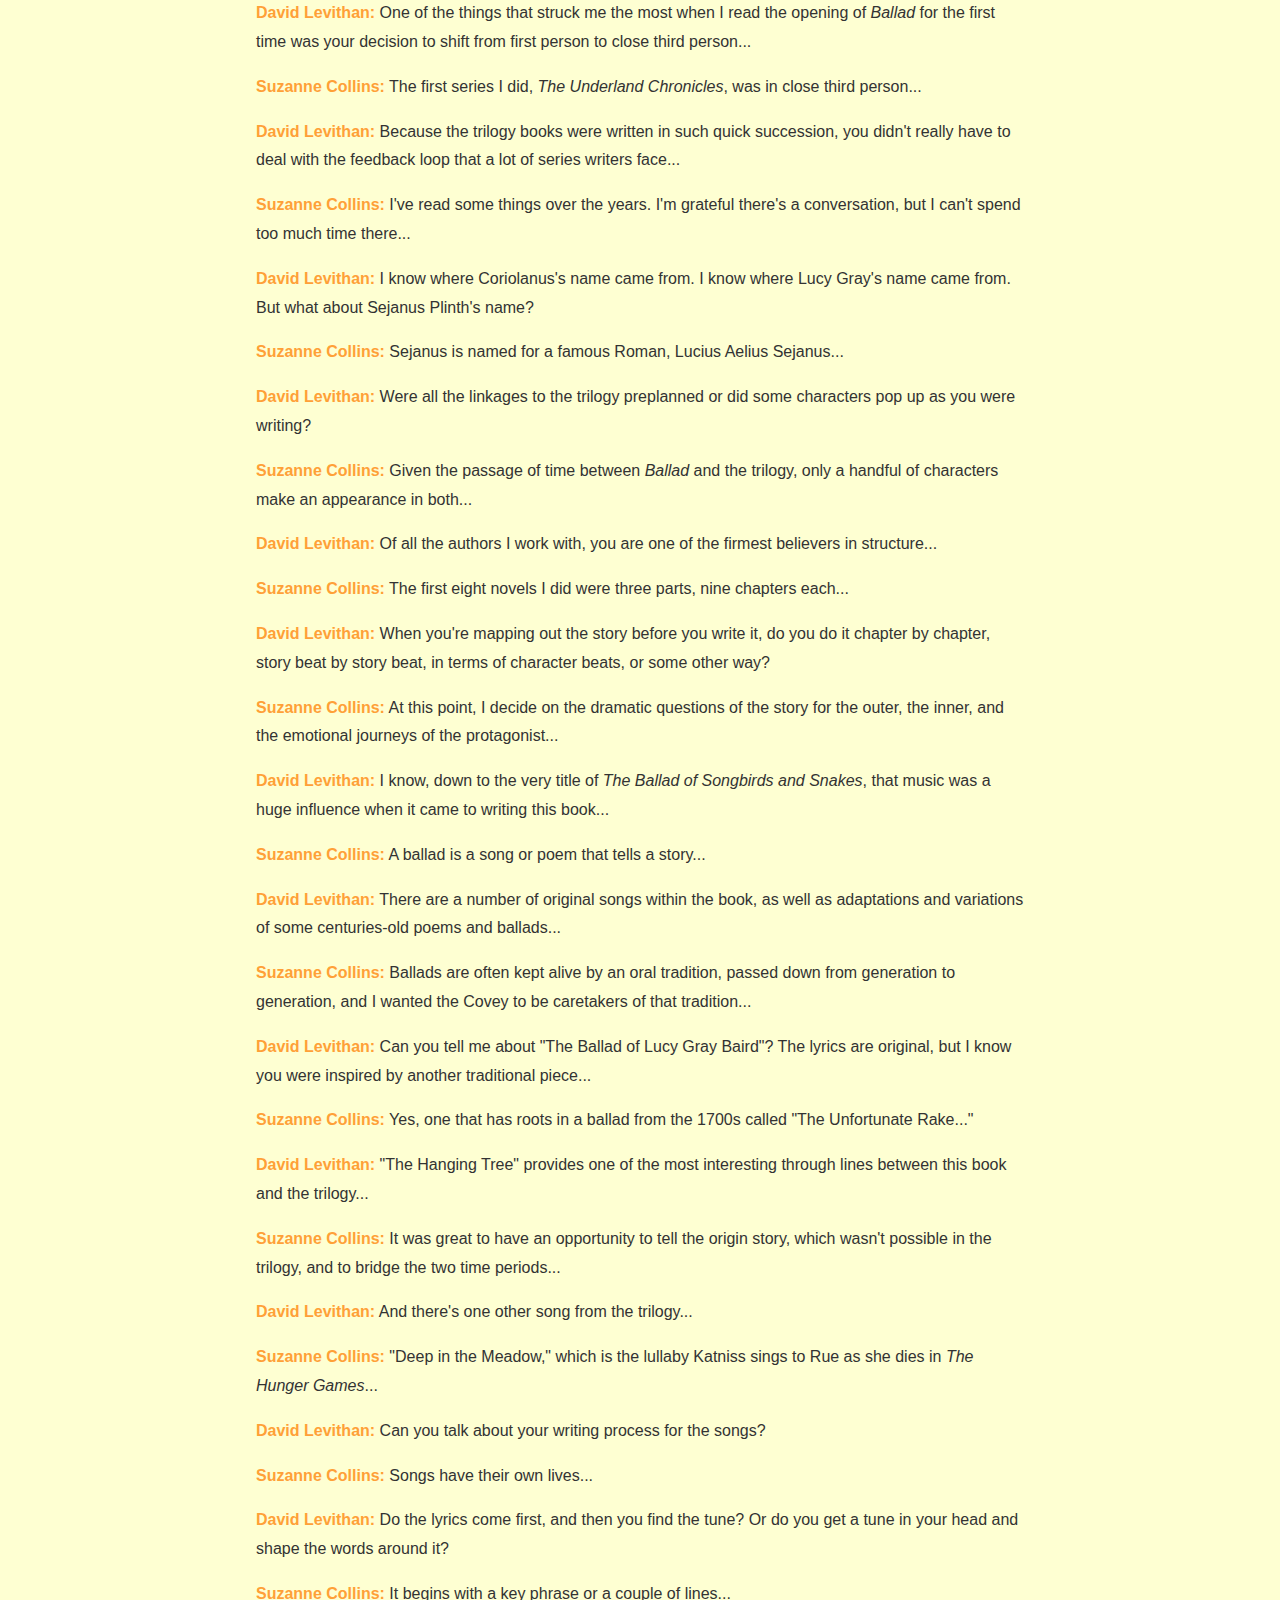
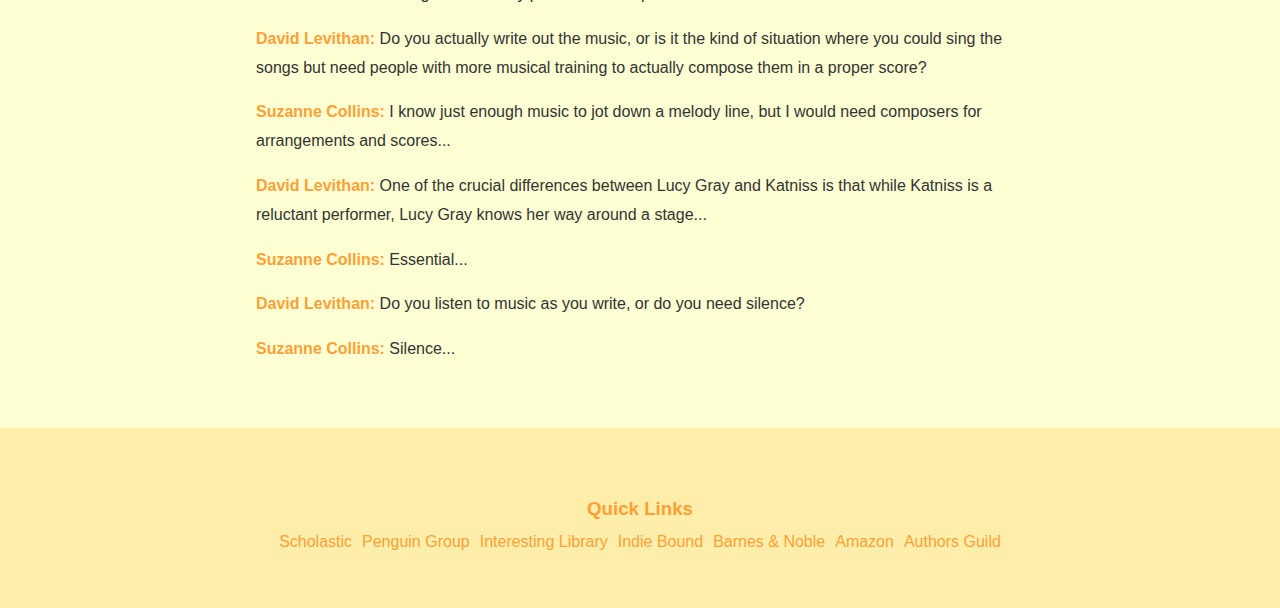
<file: interview/interview2.html>
<!DOCTYPE html>
<html lang="en">
  <head>
    <meta charset="UTF-8" />
    <meta name="viewport" content="width=device-width, initial-scale=1.0" />
    <title>THE BALLAD OF SONGBIRDS AND SNAKES SCHOLASTIC INTERVIEW</title>
    <link rel="stylesheet" href="./interview.css" />
  </head>
  <body>
    <header>
      <nav>
        <img src="../image/logo.jpg" alt="Suzanne Collins Logo" class="logo" />
        <ul>
          <li><a href="../index.html">Home</a></li>
          <li><a href="../books.html">Books</a></li>
          <li><a href="../resources.html">Resources</a></li>
          <li><a href="../about.html">About</a></li>
        </ul>
      </nav>
    </header>

    <section class="interview">
      <div class="container">
        <h2>THE BALLAD OF SONGBIRDS AND SNAKES SCHOLASTIC INTERVIEW</h2>
        <div class="interview-content">
          <img
            src="../image/THE-BALLAD-OF-SONGBIRDS-AND-SNAKES.png"
            alt="Hunger Games Cover"
            class="interview-image"
          />
          <div class="interview-text">
            <p>
              On the eve of the publication of
              <em>The Ballad of Songbirds and Snakes</em>, author Suzanne
              Collins spoke to David Levithan, her publisher and one of her
              editors, about the making of the book.
            </p>

            <p>
              <span>David Levithan:</span> One of the first things you said to
              me about this book was that I'd better brush up on my Hobbes,
              Locke, and Rousseau to best understand what you were doing with
              it. That feels like a great springboard for this conversation...
            </p>
            <p>
              <span>Suzanne Collins:</span> This novel began in a philosophical
              swamp that my brain swam around in until the narrative came to
              me...
            </p>

            <p>
              <span>David Levithan:</span> Another influence on the book is
              Wordsworth, whose "Lucy Gray" influences both your character of
              that name and one of the ballads she sings...
            </p>
            <p>
              <span>Suzanne Collins:</span> Romanticism emerged in the late 18th
              century and celebrates individualism, emotion, nature, free
              expression, and the form of nationalism embodied by the Covey...
            </p>

            <p>
              <span>David Levithan:</span> What was it like to rewind the world
              you'd built by sixty-four years? What were some of the touchstones
              you used to understand what this version of Panem would be?
            </p>
            <p>
              <span>Suzanne Collins:</span> I really enjoyed going back in time
              to an earlier version of Panem and visiting the reconstruction
              period that followed the Dark Days...
            </p>

            <p>
              <span>David Levithan:</span> What about the early Hunger Games?
            </p>
            <p>
              <span>Suzanne Collins:</span> Even as the victor in the war, the
              Capitol wouldn't have had the time or resources for anything
              elaborate...
            </p>

            <p>
              <span>David Levithan:</span> What was it like to have to dial back
              a character you created in his late maturity and then to rethink
              him as an eighteen-year-old?
            </p>
            <p>
              <span>Suzanne Collins:</span> Well, I'm back to Wordsworth, who
              wrote, "The child is the father of the man." The groundwork for
              the aging President Snow of the trilogy was laid in childhood...
            </p>

            <p>
              <span>David Levithan:</span> I'll confess it was hard for me to
              get Donald Sutherland out of my head (because he's a masterful
              Snow). How is he different from how you pictured Snow in the
              books?
            </p>
            <p>
              <span>Suzanne Collins:</span> I agree, he is a masterful Snow!
              He's such a talented actor; I could watch him in anything,
              really...
            </p>

            <p>
              <span>David Levithan:</span> One of the things that struck me the
              most when I read the opening of <em>Ballad</em> for the first time
              was your decision to shift from first person to close third
              person...
            </p>
            <p>
              <span>Suzanne Collins:</span> The first series I did,
              <em>The Underland Chronicles</em>, was in close third person...
            </p>

            <p>
              <span>David Levithan:</span> Because the trilogy books were
              written in such quick succession, you didn't really have to deal
              with the feedback loop that a lot of series writers face...
            </p>
            <p>
              <span>Suzanne Collins:</span> I've read some things over the
              years. I'm grateful there's a conversation, but I can't spend too
              much time there...
            </p>

            <p>
              <span>David Levithan:</span> I know where Coriolanus's name came
              from. I know where Lucy Gray's name came from. But what about
              Sejanus Plinth's name?
            </p>
            <p>
              <span>Suzanne Collins:</span> Sejanus is named for a famous Roman,
              Lucius Aelius Sejanus...
            </p>

            <p>
              <span>David Levithan:</span> Were all the linkages to the trilogy
              preplanned or did some characters pop up as you were writing?
            </p>
            <p>
              <span>Suzanne Collins:</span> Given the passage of time between
              <em>Ballad</em> and the trilogy, only a handful of characters make
              an appearance in both...
            </p>

            <p>
              <span>David Levithan:</span> Of all the authors I work with, you
              are one of the firmest believers in structure...
            </p>
            <p>
              <span>Suzanne Collins:</span> The first eight novels I did were
              three parts, nine chapters each...
            </p>

            <p>
              <span>David Levithan:</span> When you're mapping out the story
              before you write it, do you do it chapter by chapter, story beat
              by story beat, in terms of character beats, or some other way?
            </p>
            <p>
              <span>Suzanne Collins:</span> At this point, I decide on the
              dramatic questions of the story for the outer, the inner, and the
              emotional journeys of the protagonist...
            </p>

            <p>
              <span>David Levithan:</span> I know, down to the very title of
              <em>The Ballad of Songbirds and Snakes</em>, that music was a huge
              influence when it came to writing this book...
            </p>
            <p>
              <span>Suzanne Collins:</span> A ballad is a song or poem that
              tells a story...
            </p>

            <p>
              <span>David Levithan:</span> There are a number of original songs
              within the book, as well as adaptations and variations of some
              centuries-old poems and ballads...
            </p>
            <p>
              <span>Suzanne Collins:</span> Ballads are often kept alive by an
              oral tradition, passed down from generation to generation, and I
              wanted the Covey to be caretakers of that tradition...
            </p>

            <p>
              <span>David Levithan:</span> Can you tell me about "The Ballad of
              Lucy Gray Baird"? The lyrics are original, but I know you were
              inspired by another traditional piece...
            </p>
            <p>
              <span>Suzanne Collins:</span> Yes, one that has roots in a ballad
              from the 1700s called "The Unfortunate Rake..."
            </p>

            <p>
              <span>David Levithan:</span> "The Hanging Tree" provides one of
              the most interesting through lines between this book and the
              trilogy...
            </p>
            <p>
              <span>Suzanne Collins:</span> It was great to have an opportunity
              to tell the origin story, which wasn't possible in the trilogy,
              and to bridge the two time periods...
            </p>

            <p>
              <span>David Levithan:</span> And there's one other song from the
              trilogy...
            </p>
            <p>
              <span>Suzanne Collins:</span> "Deep in the Meadow," which is the
              lullaby Katniss sings to Rue as she dies in
              <em>The Hunger Games</em>...
            </p>

            <p>
              <span>David Levithan:</span> Can you talk about your writing
              process for the songs?
            </p>
            <p><span>Suzanne Collins:</span> Songs have their own lives...</p>

            <p>
              <span>David Levithan:</span> Do the lyrics come first, and then
              you find the tune? Or do you get a tune in your head and shape the
              words around it?
            </p>
            <p>
              <span>Suzanne Collins:</span> It begins with a key phrase or a
              couple of lines...
            </p>

            <p>
              <span>David Levithan:</span> Do you actually write out the music,
              or is it the kind of situation where you could sing the songs but
              need people with more musical training to actually compose them in
              a proper score?
            </p>
            <p>
              <span>Suzanne Collins:</span> I know just enough music to jot down
              a melody line, but I would need composers for arrangements and
              scores...
            </p>

            <p>
              <span>David Levithan:</span> One of the crucial differences
              between Lucy Gray and Katniss is that while Katniss is a reluctant
              performer, Lucy Gray knows her way around a stage...
            </p>
            <p><span>Suzanne Collins:</span> Essential...</p>

            <p>
              <span>David Levithan:</span> Do you listen to music as you write,
              or do you need silence?
            </p>
            <p><span>Suzanne Collins:</span> Silence...</p>
          </div>
        </div>
      </div>
    </section>

    <footer>
      <h3>Quick Links</h3>
      <ul>
        <li><a href="http://www.scholastic.com/">Scholastic</a></li>
        <li><a href="http://www.penguin.com/">Penguin Group</a></li>
        <li>
          <a href="http://www.randomhouse.com/audio/listeninglibrary/"
            >Interesting Library</a
          >
        </li>
        <li><a href="http://www.indiebound.org/">Indie Bound</a></li>
        <li><a href="http://barnesandnoble.com/">Barnes & Noble</a></li>
        <li><a href="http://amazon.com/">Amazon</a></li>
        <li><a href="http://www.authorsguild.org//">Authors Guild</a></li>
      </ul>
    </footer>
  </body>
</html>
</file>
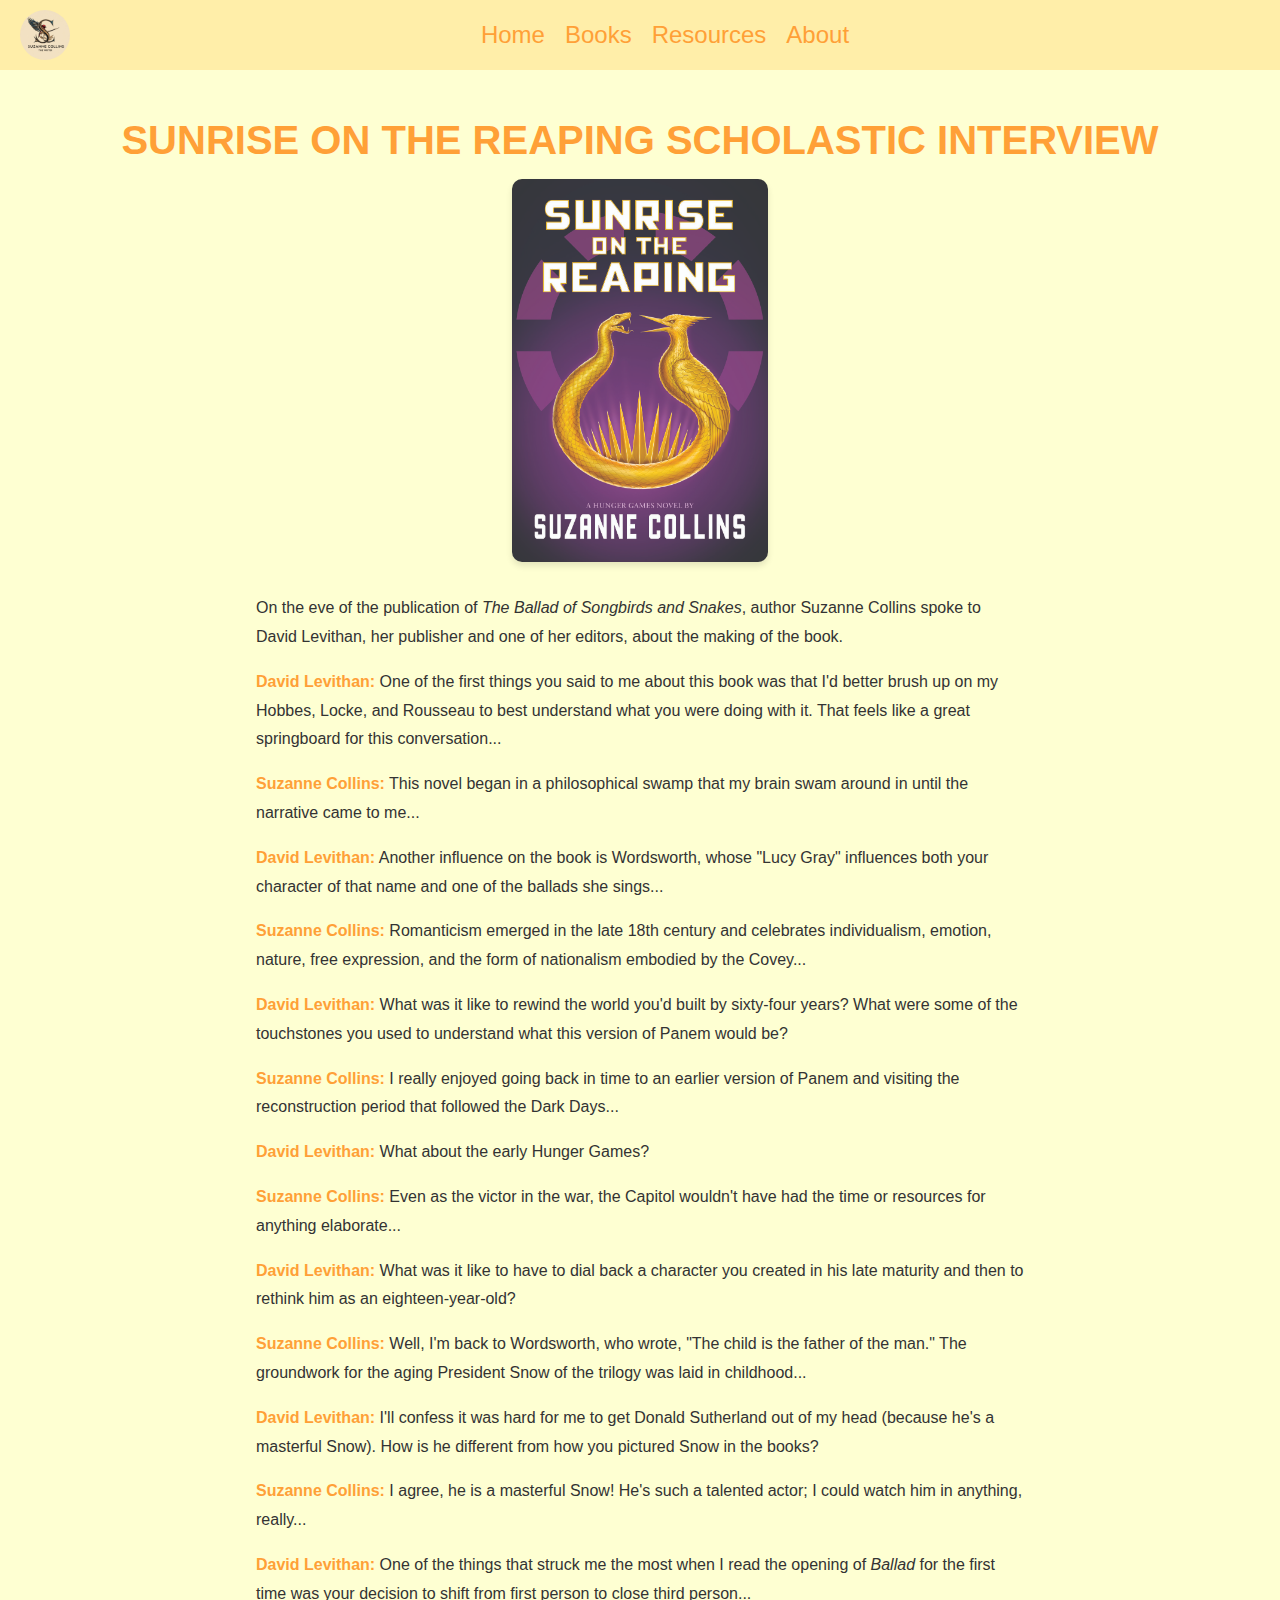
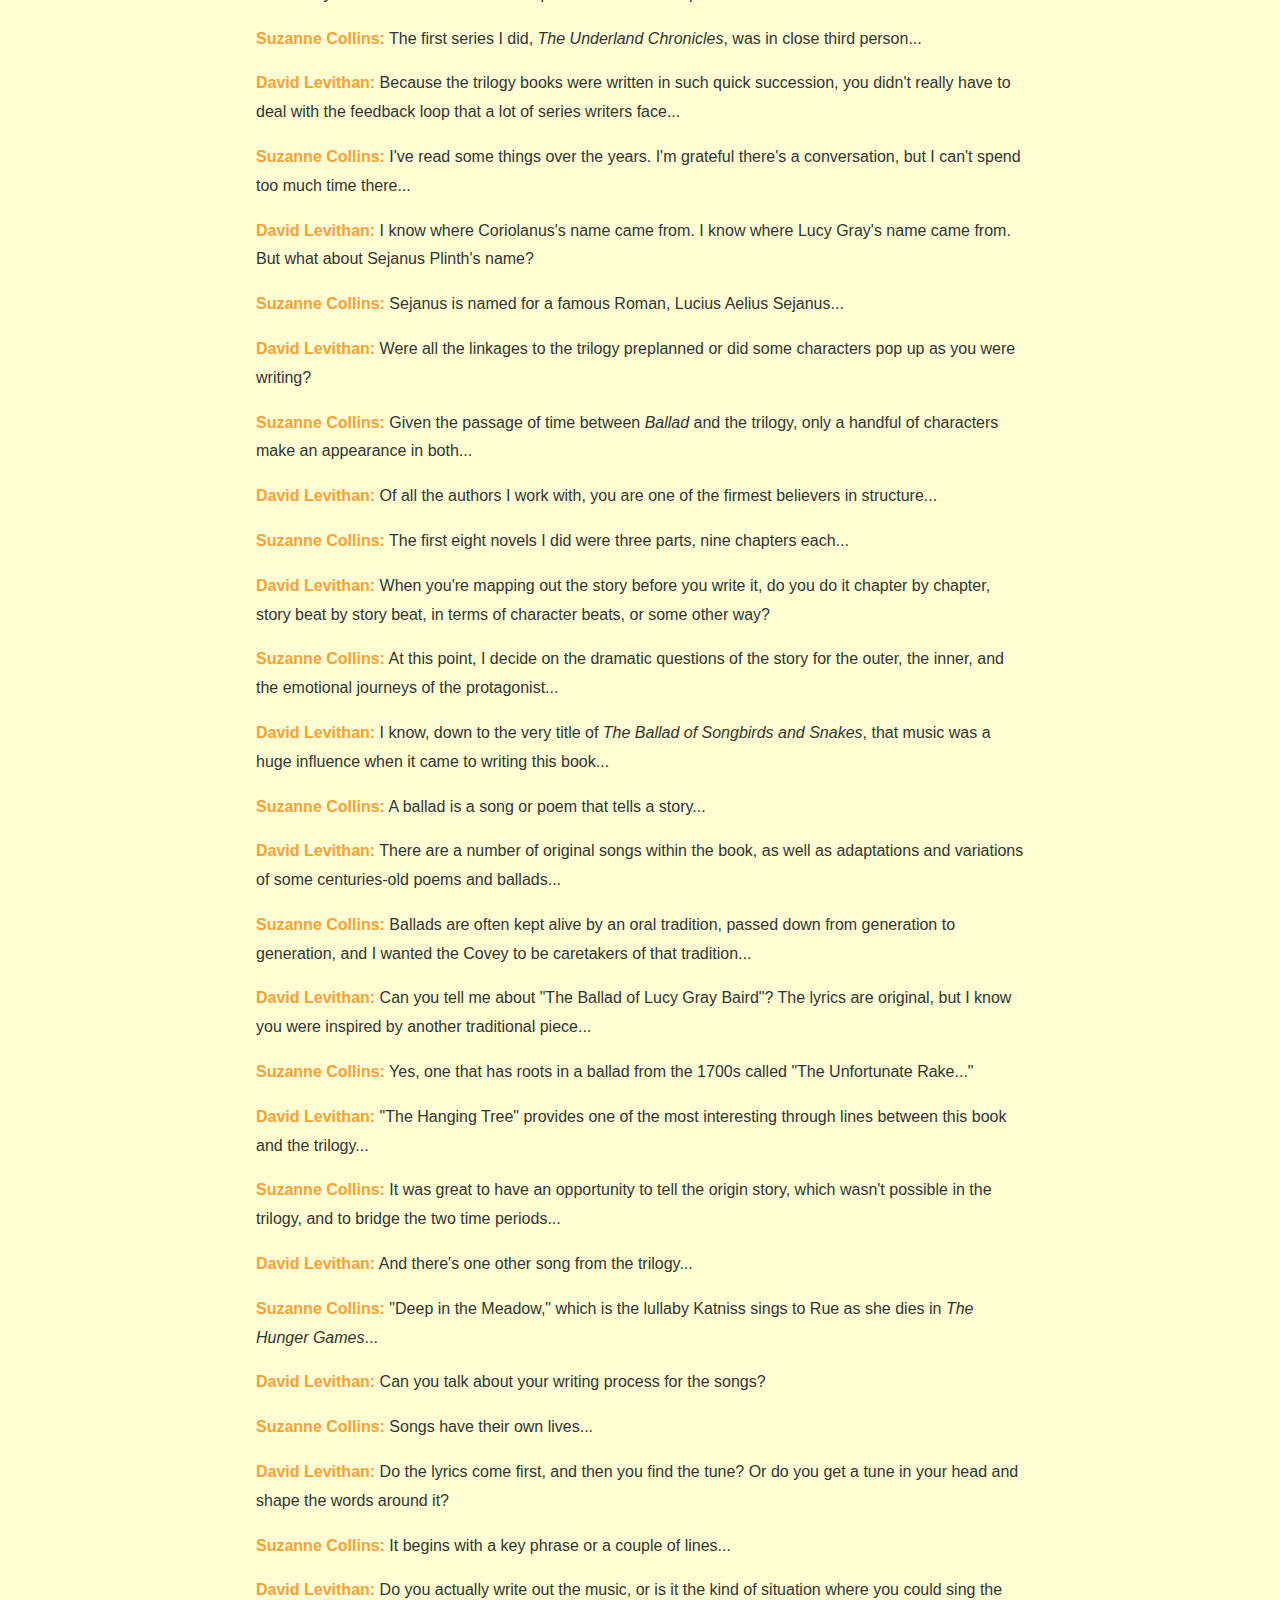
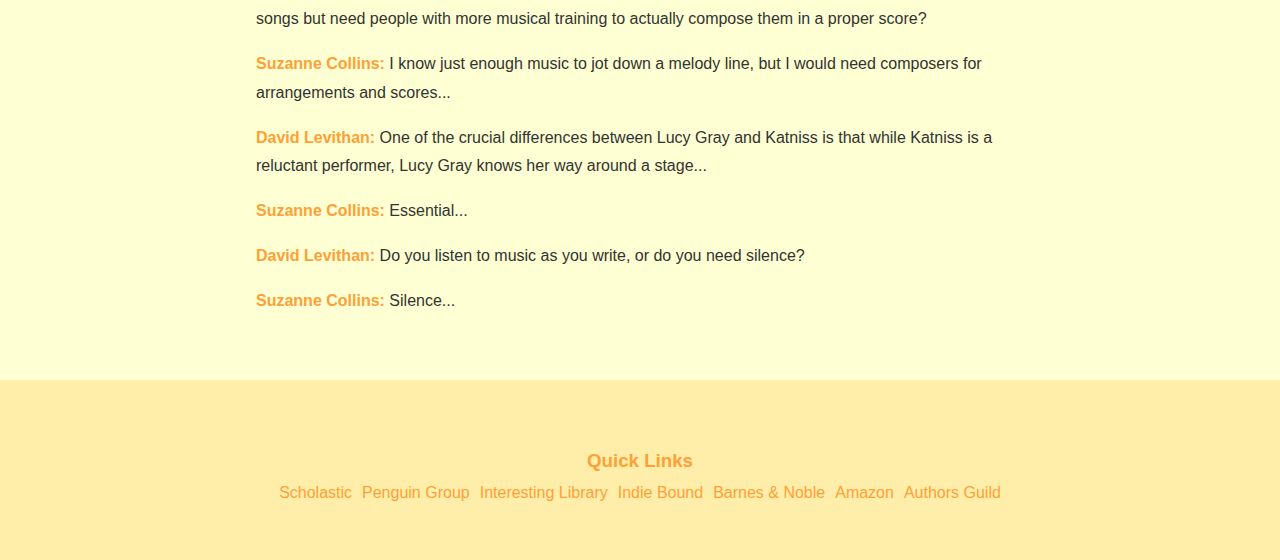
<file: interview/interview3.html>
<!DOCTYPE html>
<html lang="en">
  <head>
    <meta charset="UTF-8" />
    <meta name="viewport" content="width=device-width, initial-scale=1.0" />
    <title>SUNRISE ON THE REAPING SCHOLASTIC INTERVIEW</title>
    <link rel="stylesheet" href="./interview.css" />
  </head>
  <body>
    <header>
      <nav>
        <img src="../image/logo.jpg" alt="Suzanne Collins Logo" class="logo" />
        <ul>
          <li><a href="../index.html">Home</a></li>
          <li><a href="../books.html">Books</a></li>
          <li><a href="../resources.html">Resources</a></li>
          <li><a href="../about.html">About</a></li>
        </ul>
      </nav>
    </header>

    <section class="interview">
      <div class="container">
        <h2>SUNRISE ON THE REAPING SCHOLASTIC INTERVIEW</h2>
        <div class="interview-content">
          <img
            src="../image/SUNRISE-ON-THE-REAPING.png"
            alt="Hunger Games Cover"
            class="interview-image"
          />
          <div class="interview-text">
            <p>
              On the eve of the publication of
              <em>The Ballad of Songbirds and Snakes</em>, author Suzanne
              Collins spoke to David Levithan, her publisher and one of her
              editors, about the making of the book.
            </p>

            <p>
              <span>David Levithan:</span> One of the first things you said to
              me about this book was that I'd better brush up on my Hobbes,
              Locke, and Rousseau to best understand what you were doing with
              it. That feels like a great springboard for this conversation...
            </p>
            <p>
              <span>Suzanne Collins:</span> This novel began in a philosophical
              swamp that my brain swam around in until the narrative came to
              me...
            </p>

            <p>
              <span>David Levithan:</span> Another influence on the book is
              Wordsworth, whose "Lucy Gray" influences both your character of
              that name and one of the ballads she sings...
            </p>
            <p>
              <span>Suzanne Collins:</span> Romanticism emerged in the late 18th
              century and celebrates individualism, emotion, nature, free
              expression, and the form of nationalism embodied by the Covey...
            </p>

            <p>
              <span>David Levithan:</span> What was it like to rewind the world
              you'd built by sixty-four years? What were some of the touchstones
              you used to understand what this version of Panem would be?
            </p>
            <p>
              <span>Suzanne Collins:</span> I really enjoyed going back in time
              to an earlier version of Panem and visiting the reconstruction
              period that followed the Dark Days...
            </p>

            <p>
              <span>David Levithan:</span> What about the early Hunger Games?
            </p>
            <p>
              <span>Suzanne Collins:</span> Even as the victor in the war, the
              Capitol wouldn't have had the time or resources for anything
              elaborate...
            </p>

            <p>
              <span>David Levithan:</span> What was it like to have to dial back
              a character you created in his late maturity and then to rethink
              him as an eighteen-year-old?
            </p>
            <p>
              <span>Suzanne Collins:</span> Well, I'm back to Wordsworth, who
              wrote, "The child is the father of the man." The groundwork for
              the aging President Snow of the trilogy was laid in childhood...
            </p>

            <p>
              <span>David Levithan:</span> I'll confess it was hard for me to
              get Donald Sutherland out of my head (because he's a masterful
              Snow). How is he different from how you pictured Snow in the
              books?
            </p>
            <p>
              <span>Suzanne Collins:</span> I agree, he is a masterful Snow!
              He's such a talented actor; I could watch him in anything,
              really...
            </p>

            <p>
              <span>David Levithan:</span> One of the things that struck me the
              most when I read the opening of <em>Ballad</em> for the first time
              was your decision to shift from first person to close third
              person...
            </p>
            <p>
              <span>Suzanne Collins:</span> The first series I did,
              <em>The Underland Chronicles</em>, was in close third person...
            </p>

            <p>
              <span>David Levithan:</span> Because the trilogy books were
              written in such quick succession, you didn't really have to deal
              with the feedback loop that a lot of series writers face...
            </p>
            <p>
              <span>Suzanne Collins:</span> I've read some things over the
              years. I'm grateful there's a conversation, but I can't spend too
              much time there...
            </p>

            <p>
              <span>David Levithan:</span> I know where Coriolanus's name came
              from. I know where Lucy Gray's name came from. But what about
              Sejanus Plinth's name?
            </p>
            <p>
              <span>Suzanne Collins:</span> Sejanus is named for a famous Roman,
              Lucius Aelius Sejanus...
            </p>

            <p>
              <span>David Levithan:</span> Were all the linkages to the trilogy
              preplanned or did some characters pop up as you were writing?
            </p>
            <p>
              <span>Suzanne Collins:</span> Given the passage of time between
              <em>Ballad</em> and the trilogy, only a handful of characters make
              an appearance in both...
            </p>

            <p>
              <span>David Levithan:</span> Of all the authors I work with, you
              are one of the firmest believers in structure...
            </p>
            <p>
              <span>Suzanne Collins:</span> The first eight novels I did were
              three parts, nine chapters each...
            </p>

            <p>
              <span>David Levithan:</span> When you're mapping out the story
              before you write it, do you do it chapter by chapter, story beat
              by story beat, in terms of character beats, or some other way?
            </p>
            <p>
              <span>Suzanne Collins:</span> At this point, I decide on the
              dramatic questions of the story for the outer, the inner, and the
              emotional journeys of the protagonist...
            </p>

            <p>
              <span>David Levithan:</span> I know, down to the very title of
              <em>The Ballad of Songbirds and Snakes</em>, that music was a huge
              influence when it came to writing this book...
            </p>
            <p>
              <span>Suzanne Collins:</span> A ballad is a song or poem that
              tells a story...
            </p>

            <p>
              <span>David Levithan:</span> There are a number of original songs
              within the book, as well as adaptations and variations of some
              centuries-old poems and ballads...
            </p>
            <p>
              <span>Suzanne Collins:</span> Ballads are often kept alive by an
              oral tradition, passed down from generation to generation, and I
              wanted the Covey to be caretakers of that tradition...
            </p>

            <p>
              <span>David Levithan:</span> Can you tell me about "The Ballad of
              Lucy Gray Baird"? The lyrics are original, but I know you were
              inspired by another traditional piece...
            </p>
            <p>
              <span>Suzanne Collins:</span> Yes, one that has roots in a ballad
              from the 1700s called "The Unfortunate Rake..."
            </p>

            <p>
              <span>David Levithan:</span> "The Hanging Tree" provides one of
              the most interesting through lines between this book and the
              trilogy...
            </p>
            <p>
              <span>Suzanne Collins:</span> It was great to have an opportunity
              to tell the origin story, which wasn't possible in the trilogy,
              and to bridge the two time periods...
            </p>

            <p>
              <span>David Levithan:</span> And there's one other song from the
              trilogy...
            </p>
            <p>
              <span>Suzanne Collins:</span> "Deep in the Meadow," which is the
              lullaby Katniss sings to Rue as she dies in
              <em>The Hunger Games</em>...
            </p>

            <p>
              <span>David Levithan:</span> Can you talk about your writing
              process for the songs?
            </p>
            <p><span>Suzanne Collins:</span> Songs have their own lives...</p>

            <p>
              <span>David Levithan:</span> Do the lyrics come first, and then
              you find the tune? Or do you get a tune in your head and shape the
              words around it?
            </p>
            <p>
              <span>Suzanne Collins:</span> It begins with a key phrase or a
              couple of lines...
            </p>

            <p>
              <span>David Levithan:</span> Do you actually write out the music,
              or is it the kind of situation where you could sing the songs but
              need people with more musical training to actually compose them in
              a proper score?
            </p>
            <p>
              <span>Suzanne Collins:</span> I know just enough music to jot down
              a melody line, but I would need composers for arrangements and
              scores...
            </p>

            <p>
              <span>David Levithan:</span> One of the crucial differences
              between Lucy Gray and Katniss is that while Katniss is a reluctant
              performer, Lucy Gray knows her way around a stage...
            </p>
            <p><span>Suzanne Collins:</span> Essential...</p>

            <p>
              <span>David Levithan:</span> Do you listen to music as you write,
              or do you need silence?
            </p>
            <p><span>Suzanne Collins:</span> Silence...</p>
          </div>
        </div>
      </div>
    </section>

    <footer>
      <h3>Quick Links</h3>
      <ul>
        <li><a href="http://www.scholastic.com/">Scholastic</a></li>
        <li><a href="http://www.penguin.com/">Penguin Group</a></li>
        <li>
          <a href="http://www.randomhouse.com/audio/listeninglibrary/"
            >Interesting Library</a
          >
        </li>
        <li><a href="http://www.indiebound.org/">Indie Bound</a></li>
        <li><a href="http://barnesandnoble.com/">Barnes & Noble</a></li>
        <li><a href="http://amazon.com/">Amazon</a></li>
        <li><a href="http://www.authorsguild.org//">Authors Guild</a></li>
      </ul>
    </footer>
  </body>
</html>
</file>
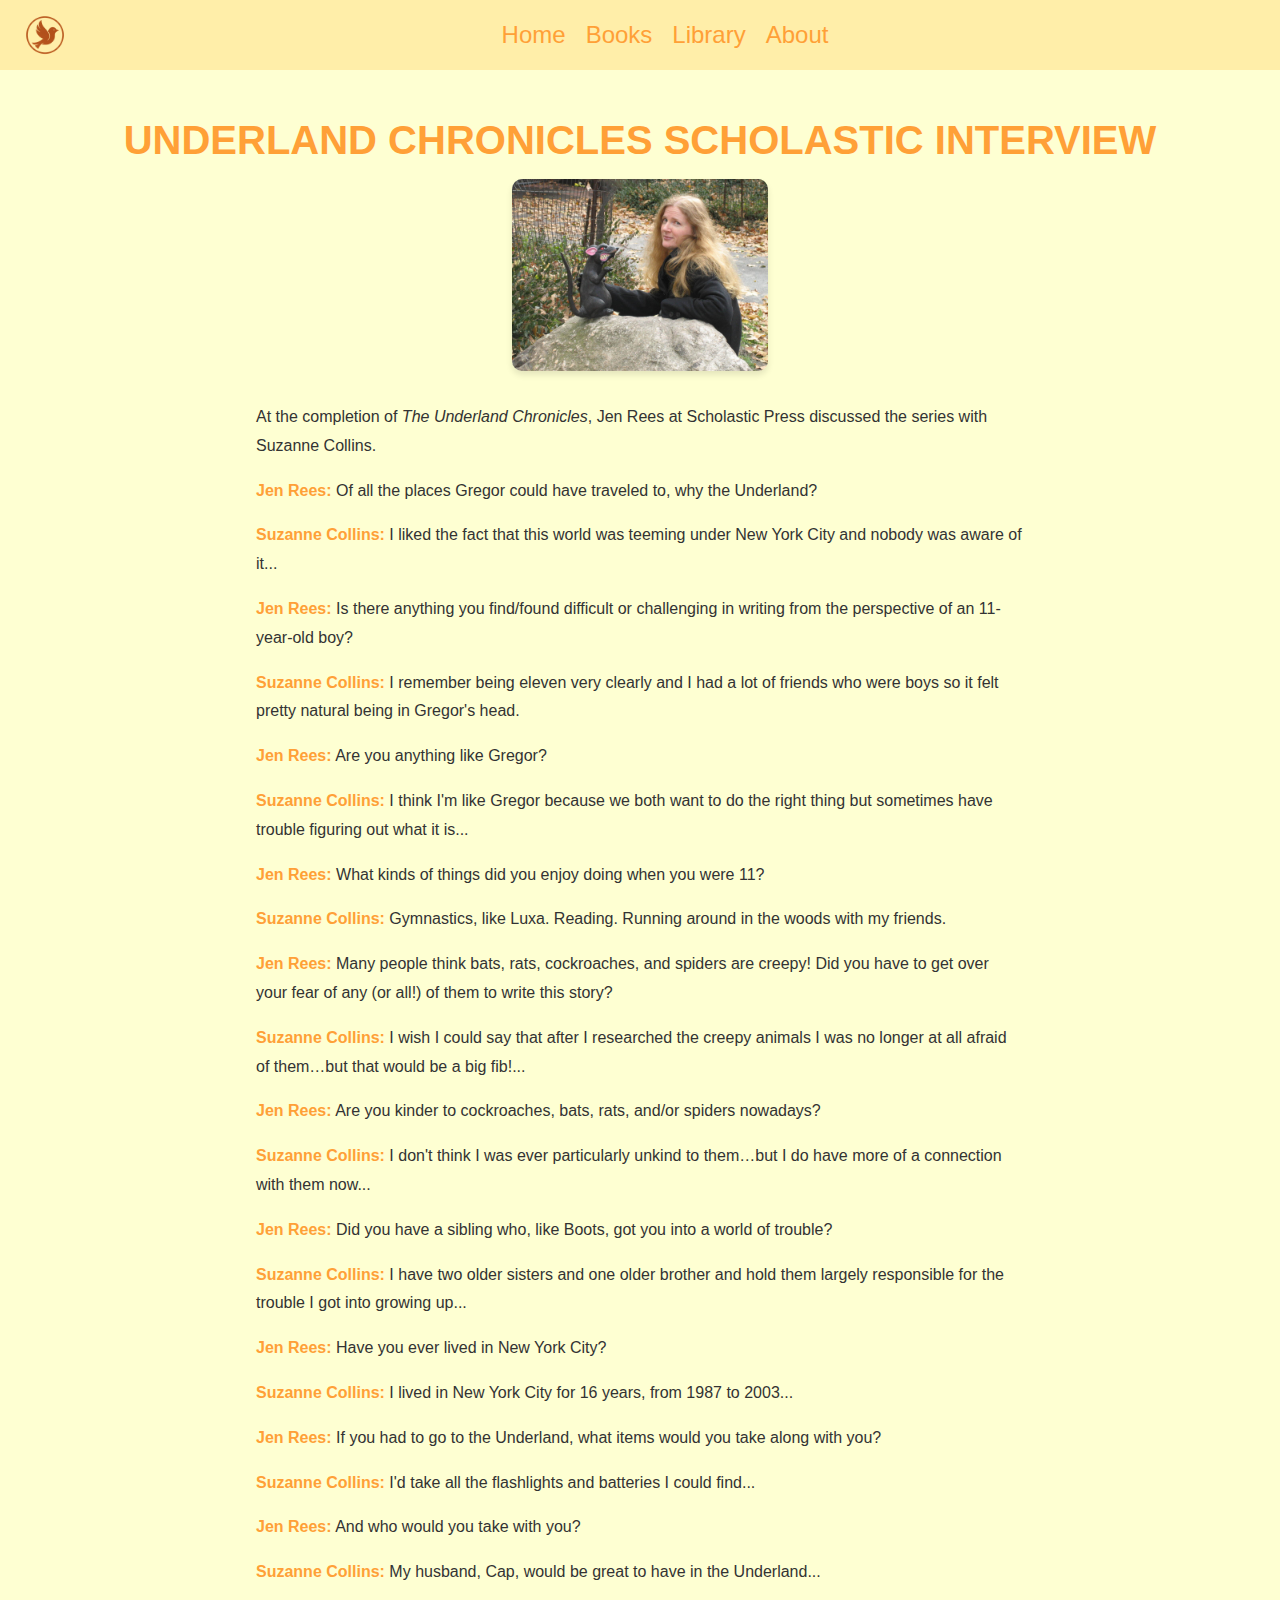
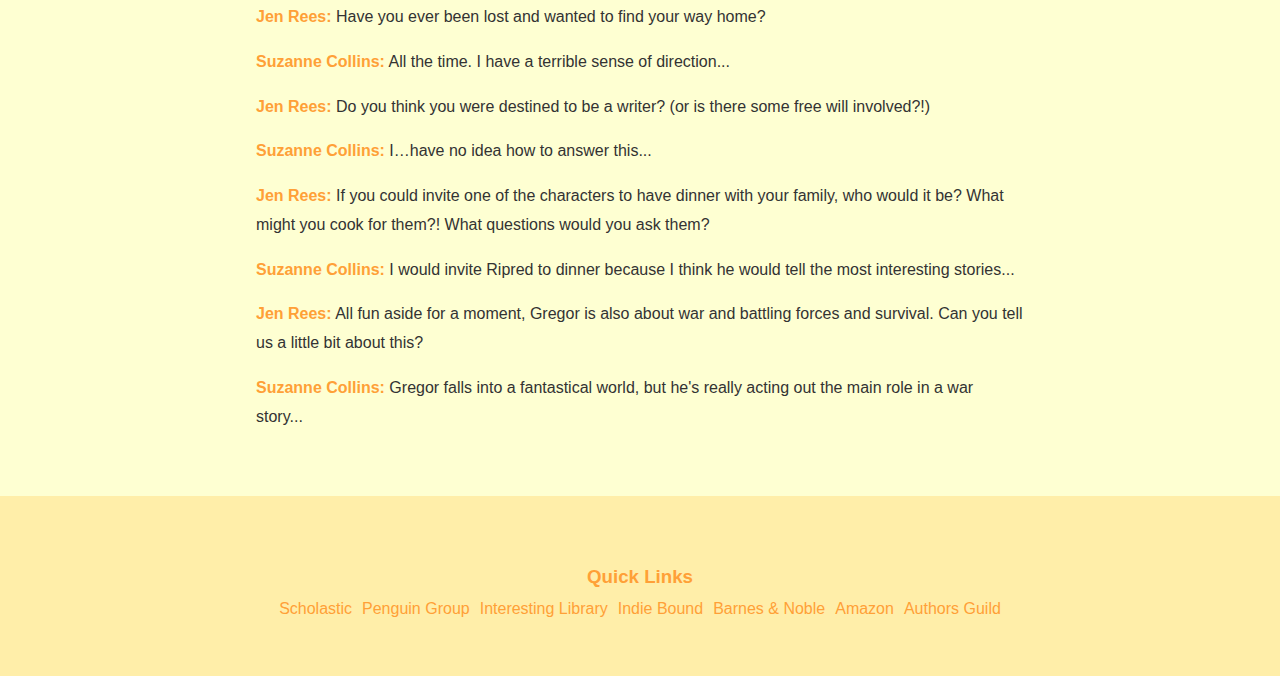
<file: interview/interview4.html>
<!DOCTYPE html>
<html lang="en">
  <head>
    <meta charset="UTF-8" />
    <meta name="viewport" content="width=device-width, initial-scale=1.0" />
    <title>UNDERLAND CHRONICLES SCHOLASTIC INTERVIEW</title>
    <link rel="stylesheet" href="./interview.css" />
    <link rel="icon" href="./image/logo.png" type="image/png" sizes="16x16" />

  </head>
  <body>
  
    <header>
      <nav>
          <img src="../image/logo.png" alt="Suzanne Collins Logo" class="logo" />
  
        <ul>
          <li><a href="../index.html">Home</a></li>
          <li><a href="../books.html">Books</a></li>
          <li><a href="../resources.html">Library</a></li>
          <li><a href="../about.html">About</a></li>
        </ul>
      </nav>
    </header>

    <section class="interview">
      <div class="container">
        <h2>UNDERLAND CHRONICLES SCHOLASTIC INTERVIEW</h2>
        <div class="interview-content">
          <img
            src="../image/hero.png"
            alt="Hunger Games Cover"
            class="interview-image"
          />
          <div class="interview-text">
            <p>
              At the completion of <em>The Underland Chronicles</em>, Jen Rees
              at Scholastic Press discussed the series with Suzanne Collins.
            </p>

            <p>
              <span>Jen Rees:</span> Of all the places Gregor could have
              traveled to, why the Underland?
            </p>
            <p>
              <span>Suzanne Collins:</span> I liked the fact that this world was
              teeming under New York City and nobody was aware of it...
            </p>

            <p>
              <span>Jen Rees:</span> Is there anything you find/found difficult
              or challenging in writing from the perspective of an 11-year-old
              boy?
            </p>
            <p>
              <span>Suzanne Collins:</span> I remember being eleven very clearly
              and I had a lot of friends who were boys so it felt pretty natural
              being in Gregor's head.
            </p>

            <p><span>Jen Rees:</span> Are you anything like Gregor?</p>
            <p>
              <span>Suzanne Collins:</span> I think I'm like Gregor because we
              both want to do the right thing but sometimes have trouble
              figuring out what it is...
            </p>

            <p>
              <span>Jen Rees:</span> What kinds of things did you enjoy doing
              when you were 11?
            </p>
            <p>
              <span>Suzanne Collins:</span> Gymnastics, like Luxa. Reading.
              Running around in the woods with my friends.
            </p>

            <p>
              <span>Jen Rees:</span> Many people think bats, rats, cockroaches,
              and spiders are creepy! Did you have to get over your fear of any
              (or all!) of them to write this story?
            </p>
            <p>
              <span>Suzanne Collins:</span> I wish I could say that after I
              researched the creepy animals I was no longer at all afraid of
              them…but that would be a big fib!...
            </p>

            <p>
              <span>Jen Rees:</span> Are you kinder to cockroaches, bats, rats,
              and/or spiders nowadays?
            </p>
            <p>
              <span>Suzanne Collins:</span> I don't think I was ever
              particularly unkind to them…but I do have more of a connection
              with them now...
            </p>

            <p>
              <span>Jen Rees:</span> Did you have a sibling who, like Boots, got
              you into a world of trouble?
            </p>
            <p>
              <span>Suzanne Collins:</span> I have two older sisters and one
              older brother and hold them largely responsible for the trouble I
              got into growing up...
            </p>

            <p><span>Jen Rees:</span> Have you ever lived in New York City?</p>
            <p>
              <span>Suzanne Collins:</span> I lived in New York City for 16
              years, from 1987 to 2003...
            </p>

            <p>
              <span>Jen Rees:</span> If you had to go to the Underland, what
              items would you take along with you?
            </p>
            <p>
              <span>Suzanne Collins:</span> I'd take all the flashlights and
              batteries I could find...
            </p>

            <p><span>Jen Rees:</span> And who would you take with you?</p>
            <p>
              <span>Suzanne Collins:</span> My husband, Cap, would be great to
              have in the Underland...
            </p>

            <p>
              <span>Jen Rees:</span> Have you ever been lost and wanted to find
              your way home?
            </p>
            <p>
              <span>Suzanne Collins:</span> All the time. I have a terrible
              sense of direction...
            </p>

            <p>
              <span>Jen Rees:</span> Do you think you were destined to be a
              writer? (or is there some free will involved?!)
            </p>
            <p>
              <span>Suzanne Collins:</span> I…have no idea how to answer this...
            </p>

            <p>
              <span>Jen Rees:</span> If you could invite one of the characters
              to have dinner with your family, who would it be? What might you
              cook for them?! What questions would you ask them?
            </p>
            <p>
              <span>Suzanne Collins:</span> I would invite Ripred to dinner
              because I think he would tell the most interesting stories...
            </p>

            <p>
              <span>Jen Rees:</span> All fun aside for a moment, Gregor is also
              about war and battling forces and survival. Can you tell us a
              little bit about this?
            </p>
            <p>
              <span>Suzanne Collins:</span> Gregor falls into a fantastical
              world, but he's really acting out the main role in a war story...
            </p>
          </div>
        </div>
      </div>
    </section>

    <footer>
      <h3>Quick Links</h3>
      <ul>
        <li><a href="http://www.scholastic.com/">Scholastic</a></li>
        <li><a href="http://www.penguin.com/">Penguin Group</a></li>
        <li>
          <a href="http://www.randomhouse.com/audio/listeninglibrary/"
            >Interesting Library</a
          >
        </li>
        <li><a href="http://www.indiebound.org/">Indie Bound</a></li>
        <li><a href="http://barnesandnoble.com/">Barnes & Noble</a></li>
        <li><a href="http://amazon.com/">Amazon</a></li>
        <li><a href="http://www.authorsguild.org//">Authors Guild</a></li>
      </ul>
    </footer>
  </body>
</html>
</file>
<file: interview/interview.css>
* {
    margin: 0;
    padding: 0;

  }
  
  body {
    font-family: Arial, sans-serif;
    background-color: #feffd2;
    color: #333;
  }
  
  header {
    background-color: #ffeea9;
    padding: 10px 20px;
    position: sticky;
    top: 0;
    z-index: 1000;
  }
  
  nav {
    display: flex;
    align-items: center;
    justify-content: space-between;
  }
  
  .logo {
    height: 50px;
    border-radius: 50%;
  }
  
  nav ul {
    display: flex;
    gap: 20px;
    list-style: none;
    justify-content: center;
    flex-grow: 1;
  }
  
  nav ul li a {
    text-decoration: none;
    color: #ffa037;
    font-size: 1.5rem;
  }
  
  nav ul li a:hover {
    color: #f5b060;
  }
  
.interview {
    padding: 3rem 0;
    text-align: center;
}

.interview h2 {
    color: #ffa037;
    font-size: 2.5rem;
    margin-bottom: 1rem;}

.interview-content {
    display: flex;
    flex-direction: column;
    align-items: center;
    gap: 2rem;
}


.interview-image {
    width: 20%;
    height: 50%;
    border-radius: 10px;
    box-shadow: 0 4px 6px rgba(0, 0, 0, 0.1);
}

.interview-text {
    text-align: left;
    max-width: 60%;
    line-height: 1.8;
}

.interview-text p {
    margin-bottom: 1rem;
}

.interview-text span {
    color: #ffa037;
    font-weight: bold;
}

footer {
    background-color: #ffeea9;
    text-align: center;
    height: 20vh;
    display: flex;
    flex-direction: column;
    justify-content: center;
  }
  
  footer h3 {
    color: #ffa037;
    margin: 1% 0;
  }
  
  footer ul {
    list-style: none;
    display: flex;
    justify-content: center;
    gap: 10px;
  }
  
  footer ul li a {
    text-decoration: none;
    color: #ffa037;
  }
  footer ul li a:hover {
    color: #f5b060;
  }
</file>
